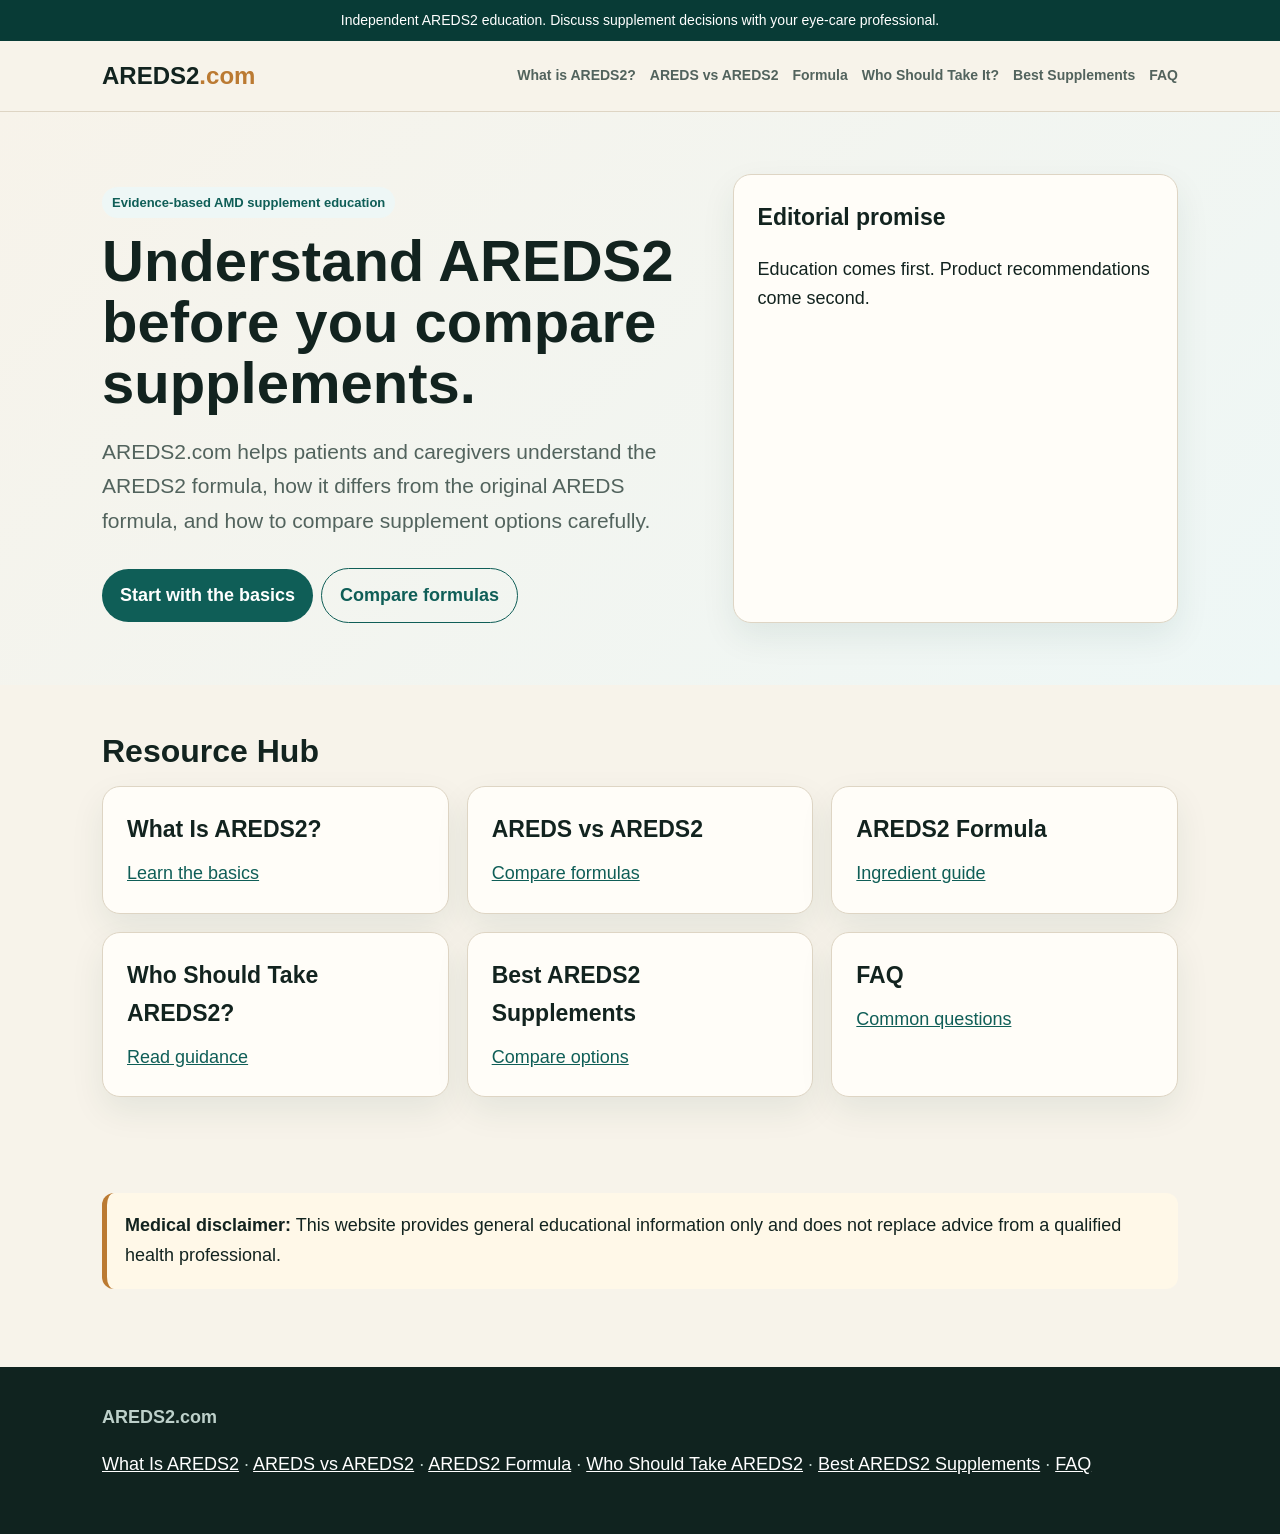
<file: index.html>
<!doctype html>
<html lang="en">
<head>
<meta charset="utf-8">
<meta name="viewport" content="width=device-width,initial-scale=1">
<title>AREDS2.com | Evidence-Based AREDS2 Guide</title>
<meta name="description" content="Authoritative AREDS2 education: formula basics, AREDS vs AREDS2, supplement comparisons, and questions to discuss with an eye-care professional.">
<link rel="stylesheet" href="styles.css">
</head>
<body>
<div class="top">Independent AREDS2 education. Discuss supplement decisions with your eye-care professional.</div>
<nav class="nav"><div class="wrap"><a class="brand" href="index.html">AREDS2<span>.com</span></a><div class="links"><a href="what-is-areds2.html">What is AREDS2?</a><a href="areds-vs-areds2.html">AREDS vs AREDS2</a><a href="areds2-formula.html">Formula</a><a href="who-should-take-areds2.html">Who Should Take It?</a><a href="best-areds2-supplements.html">Best Supplements</a><a href="faq.html">FAQ</a></div></div></nav>
<header class="hero"><div class="wrap grid"><div><p class="pill">Evidence-based AMD supplement education</p><h1>Understand AREDS2 before you compare supplements.</h1><p class="lede">AREDS2.com helps patients and caregivers understand the AREDS2 formula, how it differs from the original AREDS formula, and how to compare supplement options carefully.</p><a class="btn" href="what-is-areds2.html">Start with the basics</a><a class="btn alt" href="areds-vs-areds2.html">Compare formulas</a></div><aside class="card"><h3>Editorial promise</h3><p>Education comes first. Product recommendations come second.</p></aside></div></header>
<main>
<section><div class="wrap"><h2>Resource Hub</h2><div class="cards"><article class="card"><h3>What Is AREDS2?</h3><a href="what-is-areds2.html">Learn the basics</a></article><article class="card"><h3>AREDS vs AREDS2</h3><a href="areds-vs-areds2.html">Compare formulas</a></article><article class="card"><h3>AREDS2 Formula</h3><a href="areds2-formula.html">Ingredient guide</a></article><article class="card"><h3>Who Should Take AREDS2?</h3><a href="who-should-take-areds2.html">Read guidance</a></article><article class="card"><h3>Best AREDS2 Supplements</h3><a href="best-areds2-supplements.html">Compare options</a></article><article class="card"><h3>FAQ</h3><a href="faq.html">Common questions</a></article></div></div></section>
<section><div class="wrap"><div class="notice"><strong>Medical disclaimer:</strong> This website provides general educational information only and does not replace advice from a qualified health professional.</div></div></section>
</main>
<footer class="footer"><div class="wrap"><strong>AREDS2.com</strong><p><a href="what-is-areds2.html">What Is AREDS2</a> · <a href="areds-vs-areds2.html">AREDS vs AREDS2</a> · <a href="areds2-formula.html">AREDS2 Formula</a> · <a href="who-should-take-areds2.html">Who Should Take AREDS2</a> · <a href="best-areds2-supplements.html">Best AREDS2 Supplements</a> · <a href="faq.html">FAQ</a></p></div></footer>
</body></html>
</file>
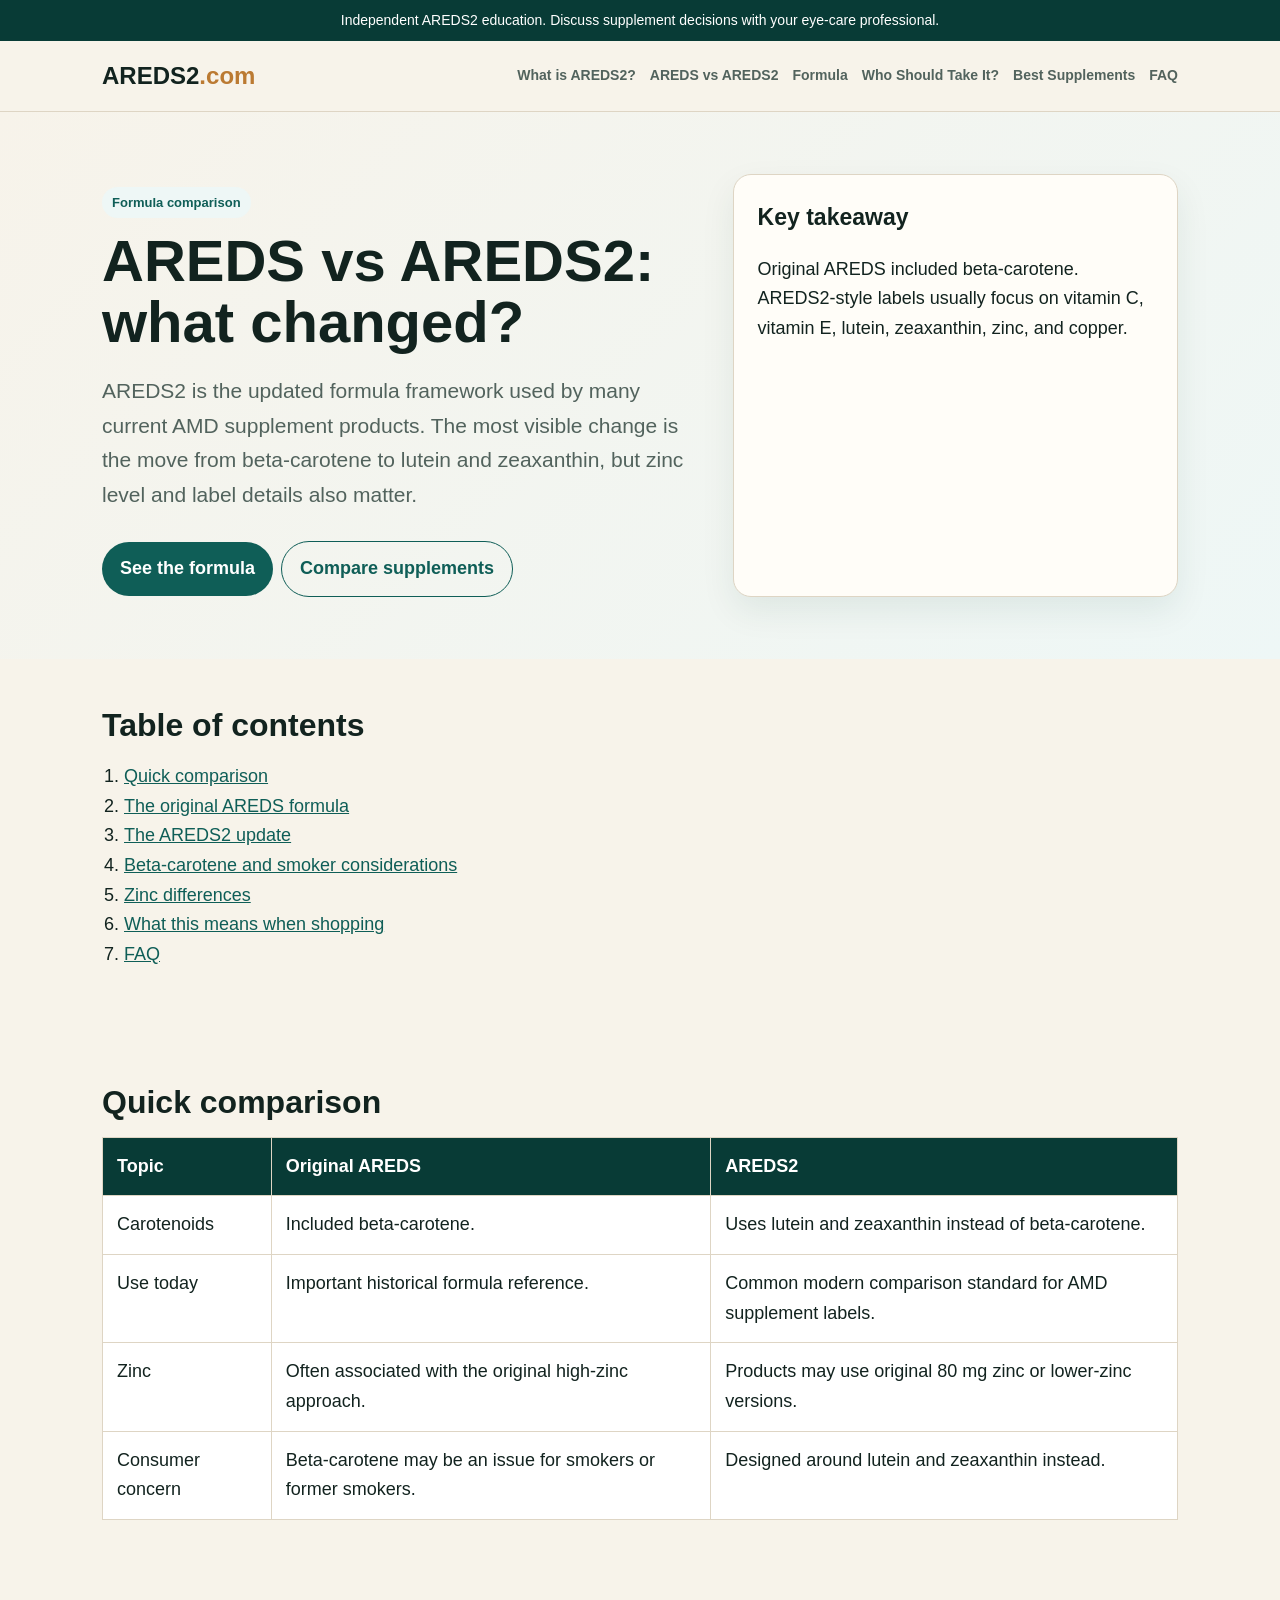
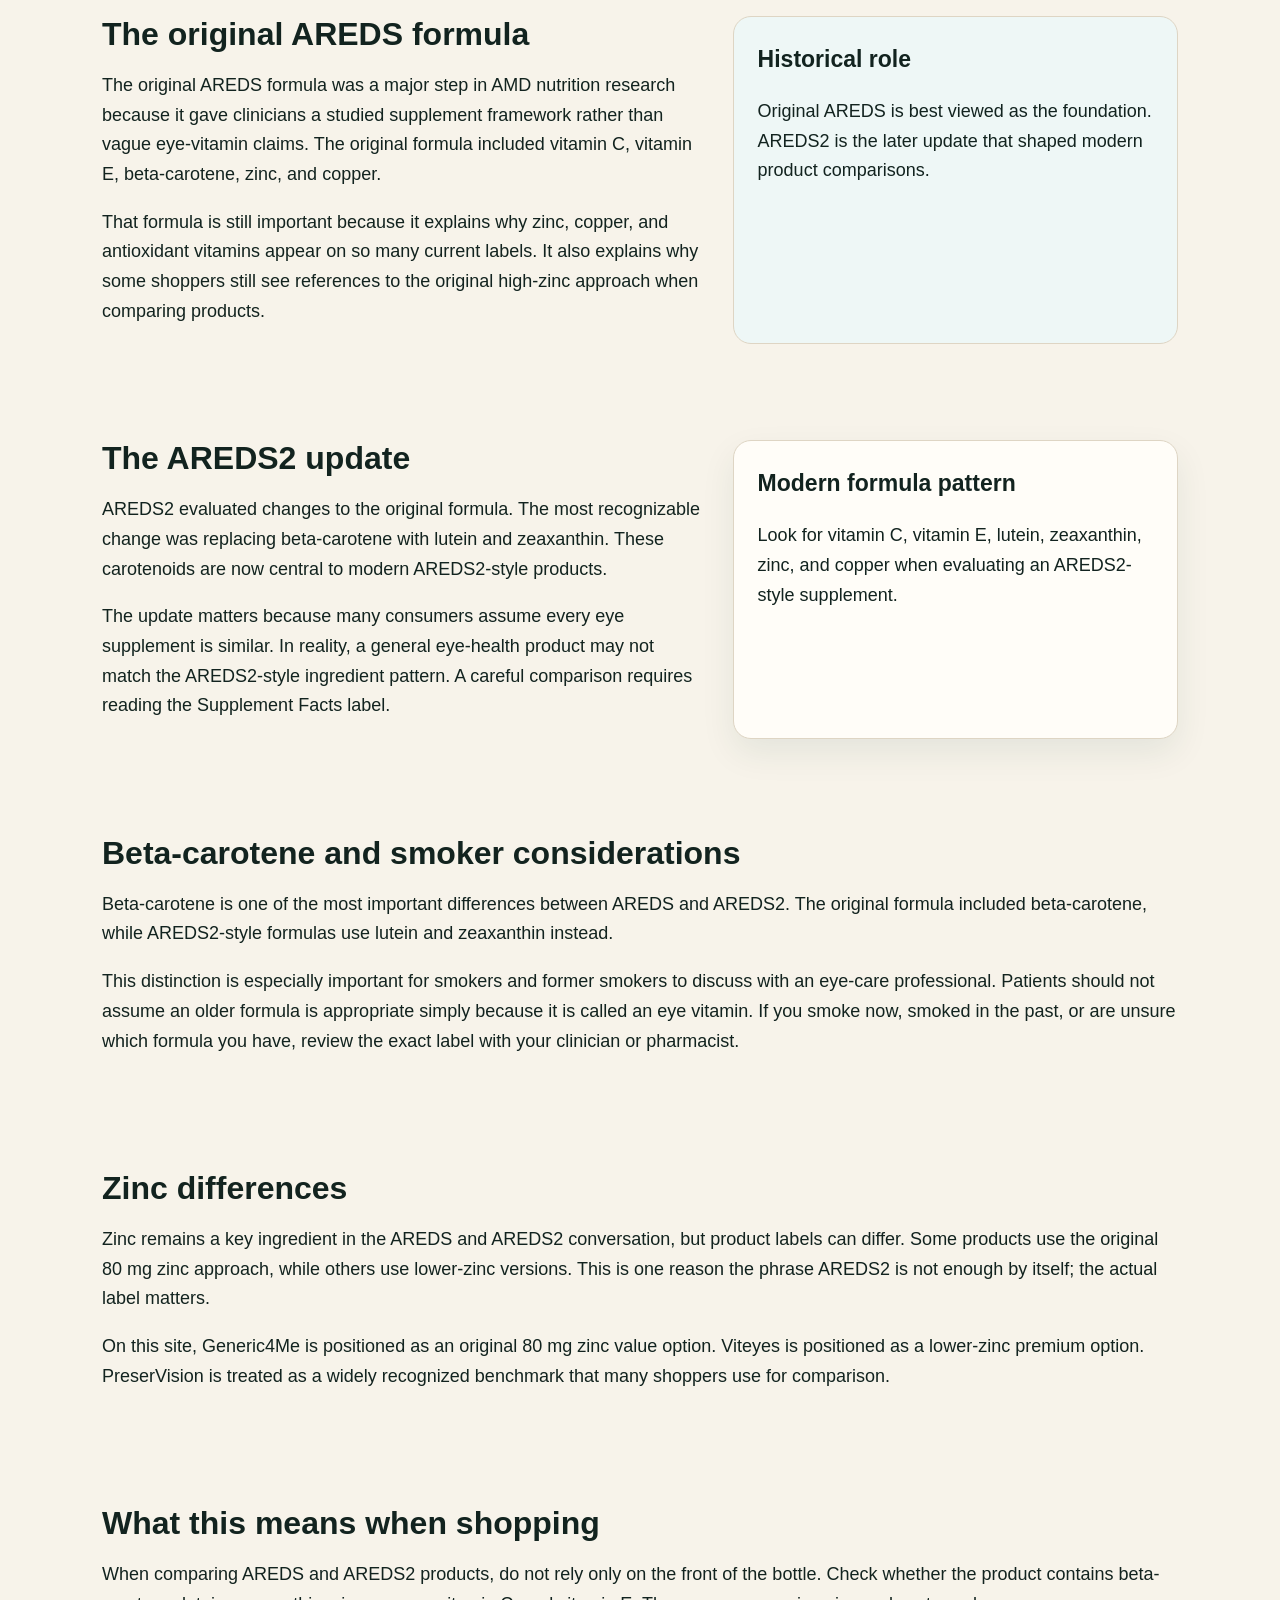
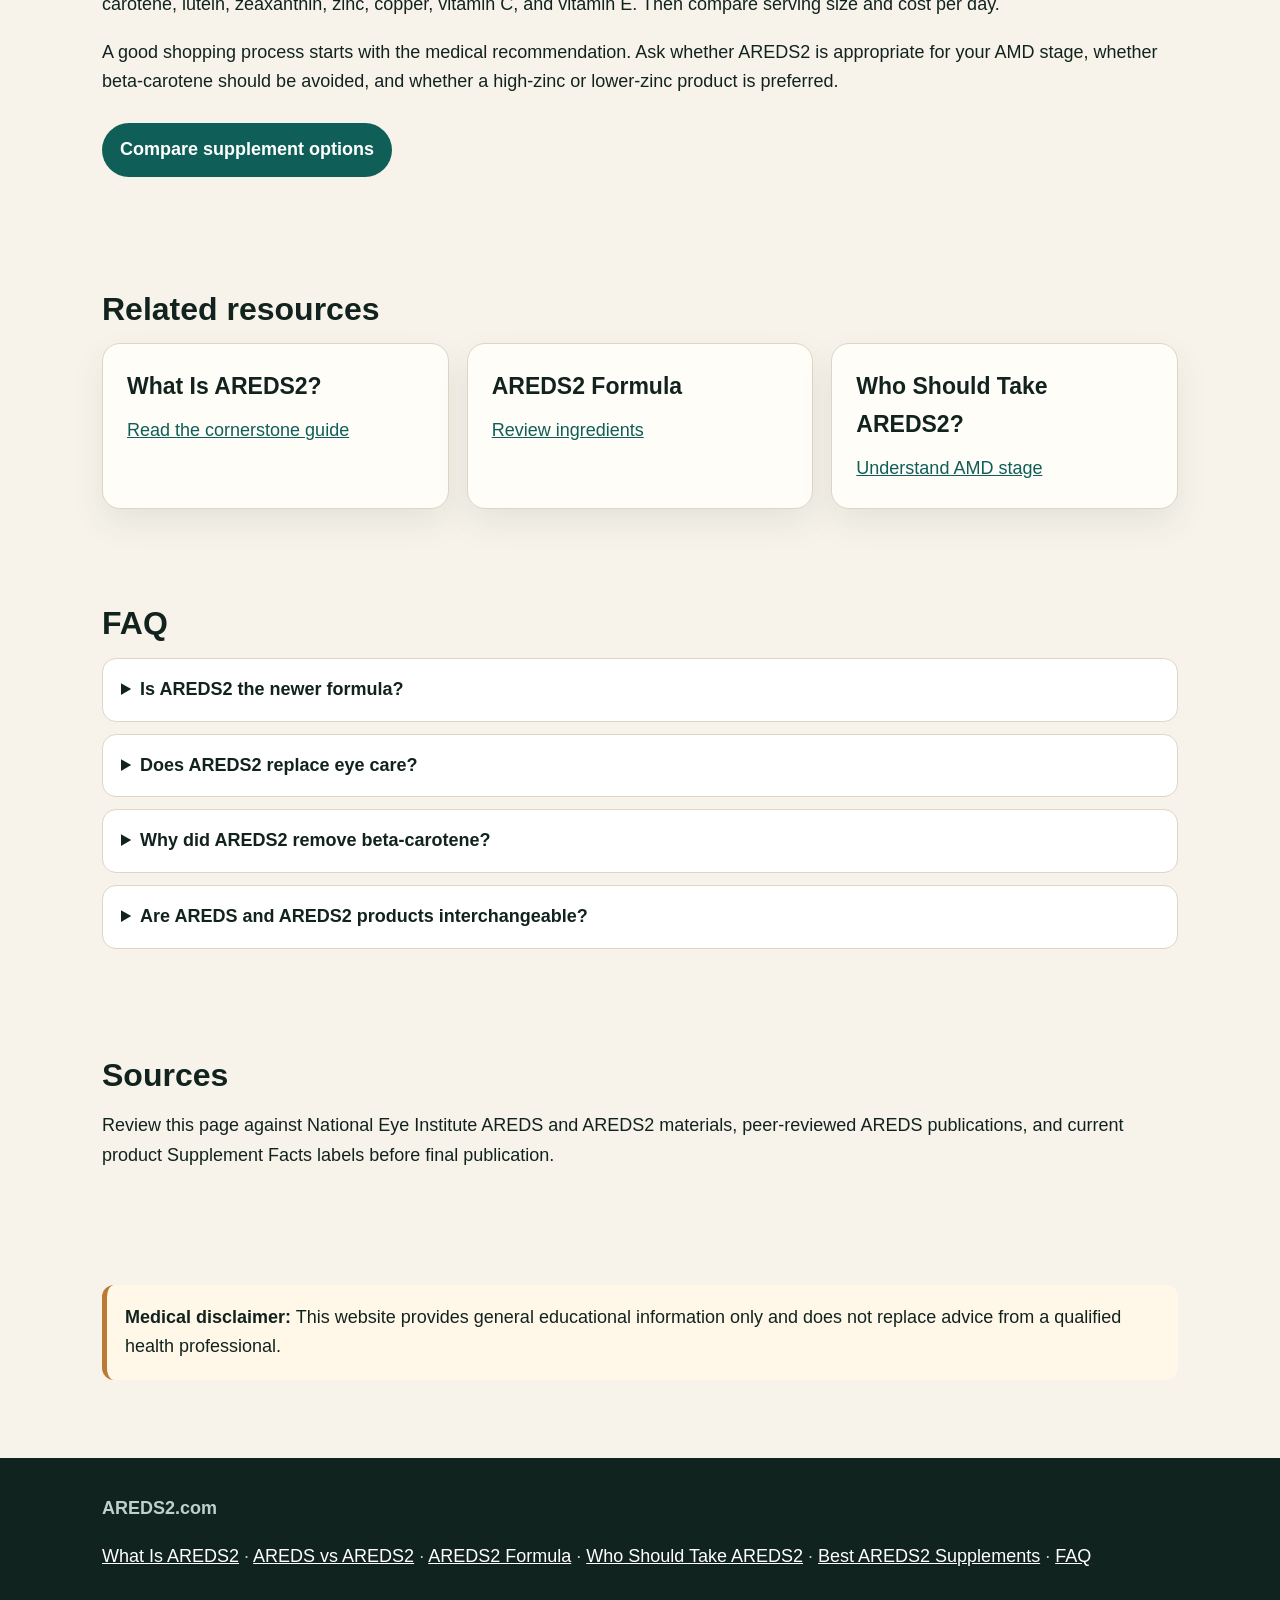
<file: areds-vs-areds2.html>
<!doctype html><html lang="en"><head><meta charset="utf-8"><meta name="viewport" content="width=device-width,initial-scale=1"><title>AREDS vs AREDS2 | Formula Comparison</title><meta name="description" content="Compare AREDS and AREDS2, including beta-carotene, lutein, zeaxanthin, zinc, copper, smoker considerations, and supplement label implications."><link rel="stylesheet" href="styles.css"></head><body><div class="top">Independent AREDS2 education. Discuss supplement decisions with your eye-care professional.</div><nav class="nav"><div class="wrap"><a class="brand" href="index.html">AREDS2<span>.com</span></a><div class="links"><a href="what-is-areds2.html">What is AREDS2?</a><a href="areds-vs-areds2.html">AREDS vs AREDS2</a><a href="areds2-formula.html">Formula</a><a href="who-should-take-areds2.html">Who Should Take It?</a><a href="best-areds2-supplements.html">Best Supplements</a><a href="faq.html">FAQ</a></div></div></nav><header class="hero"><div class="wrap grid"><div><p class="pill">Formula comparison</p><h1>AREDS vs AREDS2: what changed?</h1><p class="lede">AREDS2 is the updated formula framework used by many current AMD supplement products. The most visible change is the move from beta-carotene to lutein and zeaxanthin, but zinc level and label details also matter.</p><a class="btn" href="areds2-formula.html">See the formula</a><a class="btn alt" href="best-areds2-supplements.html">Compare supplements</a></div><aside class="card"><h3>Key takeaway</h3><p>Original AREDS included beta-carotene. AREDS2-style labels usually focus on vitamin C, vitamin E, lutein, zeaxanthin, zinc, and copper.</p></aside></div></header><main><section><div class="wrap"><h2>Table of contents</h2><ol class="list"><li><a href="#comparison">Quick comparison</a></li><li><a href="#original">The original AREDS formula</a></li><li><a href="#areds2">The AREDS2 update</a></li><li><a href="#smokers">Beta-carotene and smoker considerations</a></li><li><a href="#zinc">Zinc differences</a></li><li><a href="#shopping">What this means when shopping</a></li><li><a href="#faq">FAQ</a></li></ol></div></section><section id="comparison"><div class="wrap"><h2>Quick comparison</h2><div class="table"><table><tr><th>Topic</th><th>Original AREDS</th><th>AREDS2</th></tr><tr><td>Carotenoids</td><td>Included beta-carotene.</td><td>Uses lutein and zeaxanthin instead of beta-carotene.</td></tr><tr><td>Use today</td><td>Important historical formula reference.</td><td>Common modern comparison standard for AMD supplement labels.</td></tr><tr><td>Zinc</td><td>Often associated with the original high-zinc approach.</td><td>Products may use original 80 mg zinc or lower-zinc versions.</td></tr><tr><td>Consumer concern</td><td>Beta-carotene may be an issue for smokers or former smokers.</td><td>Designed around lutein and zeaxanthin instead.</td></tr></table></div></div></section><section id="original"><div class="wrap grid"><div><h2>The original AREDS formula</h2><p>The original AREDS formula was a major step in AMD nutrition research because it gave clinicians a studied supplement framework rather than vague eye-vitamin claims. The original formula included vitamin C, vitamin E, beta-carotene, zinc, and copper.</p><p>That formula is still important because it explains why zinc, copper, and antioxidant vitamins appear on so many current labels. It also explains why some shoppers still see references to the original high-zinc approach when comparing products.</p></div><div class="cta"><h3>Historical role</h3><p>Original AREDS is best viewed as the foundation. AREDS2 is the later update that shaped modern product comparisons.</p></div></div></section><section id="areds2"><div class="wrap grid"><div><h2>The AREDS2 update</h2><p>AREDS2 evaluated changes to the original formula. The most recognizable change was replacing beta-carotene with lutein and zeaxanthin. These carotenoids are now central to modern AREDS2-style products.</p><p>The update matters because many consumers assume every eye supplement is similar. In reality, a general eye-health product may not match the AREDS2-style ingredient pattern. A careful comparison requires reading the Supplement Facts label.</p></div><div class="card"><h3>Modern formula pattern</h3><p>Look for vitamin C, vitamin E, lutein, zeaxanthin, zinc, and copper when evaluating an AREDS2-style supplement.</p></div></div></section><section id="smokers"><div class="wrap"><h2>Beta-carotene and smoker considerations</h2><p>Beta-carotene is one of the most important differences between AREDS and AREDS2. The original formula included beta-carotene, while AREDS2-style formulas use lutein and zeaxanthin instead.</p><p>This distinction is especially important for smokers and former smokers to discuss with an eye-care professional. Patients should not assume an older formula is appropriate simply because it is called an eye vitamin. If you smoke now, smoked in the past, or are unsure which formula you have, review the exact label with your clinician or pharmacist.</p></div></section><section id="zinc"><div class="wrap"><h2>Zinc differences</h2><p>Zinc remains a key ingredient in the AREDS and AREDS2 conversation, but product labels can differ. Some products use the original 80 mg zinc approach, while others use lower-zinc versions. This is one reason the phrase AREDS2 is not enough by itself; the actual label matters.</p><p>On this site, Generic4Me is positioned as an original 80 mg zinc value option. Viteyes is positioned as a lower-zinc premium option. PreserVision is treated as a widely recognized benchmark that many shoppers use for comparison.</p></div></section><section id="shopping"><div class="wrap"><h2>What this means when shopping</h2><p>When comparing AREDS and AREDS2 products, do not rely only on the front of the bottle. Check whether the product contains beta-carotene, lutein, zeaxanthin, zinc, copper, vitamin C, and vitamin E. Then compare serving size and cost per day.</p><p>A good shopping process starts with the medical recommendation. Ask whether AREDS2 is appropriate for your AMD stage, whether beta-carotene should be avoided, and whether a high-zinc or lower-zinc product is preferred.</p><p><a class="btn" href="best-areds2-supplements.html">Compare supplement options</a></p></div></section><section><div class="wrap"><h2>Related resources</h2><div class="cards"><article class="card"><h3>What Is AREDS2?</h3><a href="what-is-areds2.html">Read the cornerstone guide</a></article><article class="card"><h3>AREDS2 Formula</h3><a href="areds2-formula.html">Review ingredients</a></article><article class="card"><h3>Who Should Take AREDS2?</h3><a href="who-should-take-areds2.html">Understand AMD stage</a></article></div></div></section><section id="faq"><div class="wrap"><h2>FAQ</h2><details><summary>Is AREDS2 the newer formula?</summary><p>Yes. AREDS2 is commonly used as the updated formula framework for current product comparisons. The main practical change is that AREDS2-style products use lutein and zeaxanthin instead of beta-carotene. That difference matters because patients, especially smokers and former smokers, should know which formula they are taking. Even with AREDS2 products, labels can vary by zinc level, serving size, and cost per day.</p></details><details><summary>Does AREDS2 replace eye care?</summary><p>No. AREDS2 does not replace eye exams, retinal monitoring, injections, imaging, or any treatment recommended by an ophthalmologist, optometrist, or retina specialist. It is a supplement formula discussed in a specific AMD context. Patients should continue regular eye care and should report vision changes promptly.</p></details><details><summary>Why did AREDS2 remove beta-carotene?</summary><p>AREDS2 evaluated lutein and zeaxanthin as alternatives to beta-carotene. This change became important because beta-carotene supplementation raised concerns for smokers and former smokers in other research. The practical takeaway is that anyone with a current or past smoking history should read labels carefully and discuss the right formula with a clinician.</p></details><details><summary>Are AREDS and AREDS2 products interchangeable?</summary><p>Not always. The names are similar, but the formulas are not identical. A product based on the original AREDS formula may contain beta-carotene, while an AREDS2-style product should use lutein and zeaxanthin. Before switching products, compare the Supplement Facts panel and ask your eye-care professional whether the change is appropriate.</p></details></div></section><section><div class="wrap"><h2>Sources</h2><p>Review this page against National Eye Institute AREDS and AREDS2 materials, peer-reviewed AREDS publications, and current product Supplement Facts labels before final publication.</p></div></section><section><div class="wrap"><div class="notice"><strong>Medical disclaimer:</strong> This website provides general educational information only and does not replace advice from a qualified health professional.</div></div></section></main><footer class="footer"><div class="wrap"><strong>AREDS2.com</strong><p><a href="what-is-areds2.html">What Is AREDS2</a> · <a href="areds-vs-areds2.html">AREDS vs AREDS2</a> · <a href="areds2-formula.html">AREDS2 Formula</a> · <a href="who-should-take-areds2.html">Who Should Take AREDS2</a> · <a href="best-areds2-supplements.html">Best AREDS2 Supplements</a> · <a href="faq.html">FAQ</a></p></div></footer></body></html>
</file>
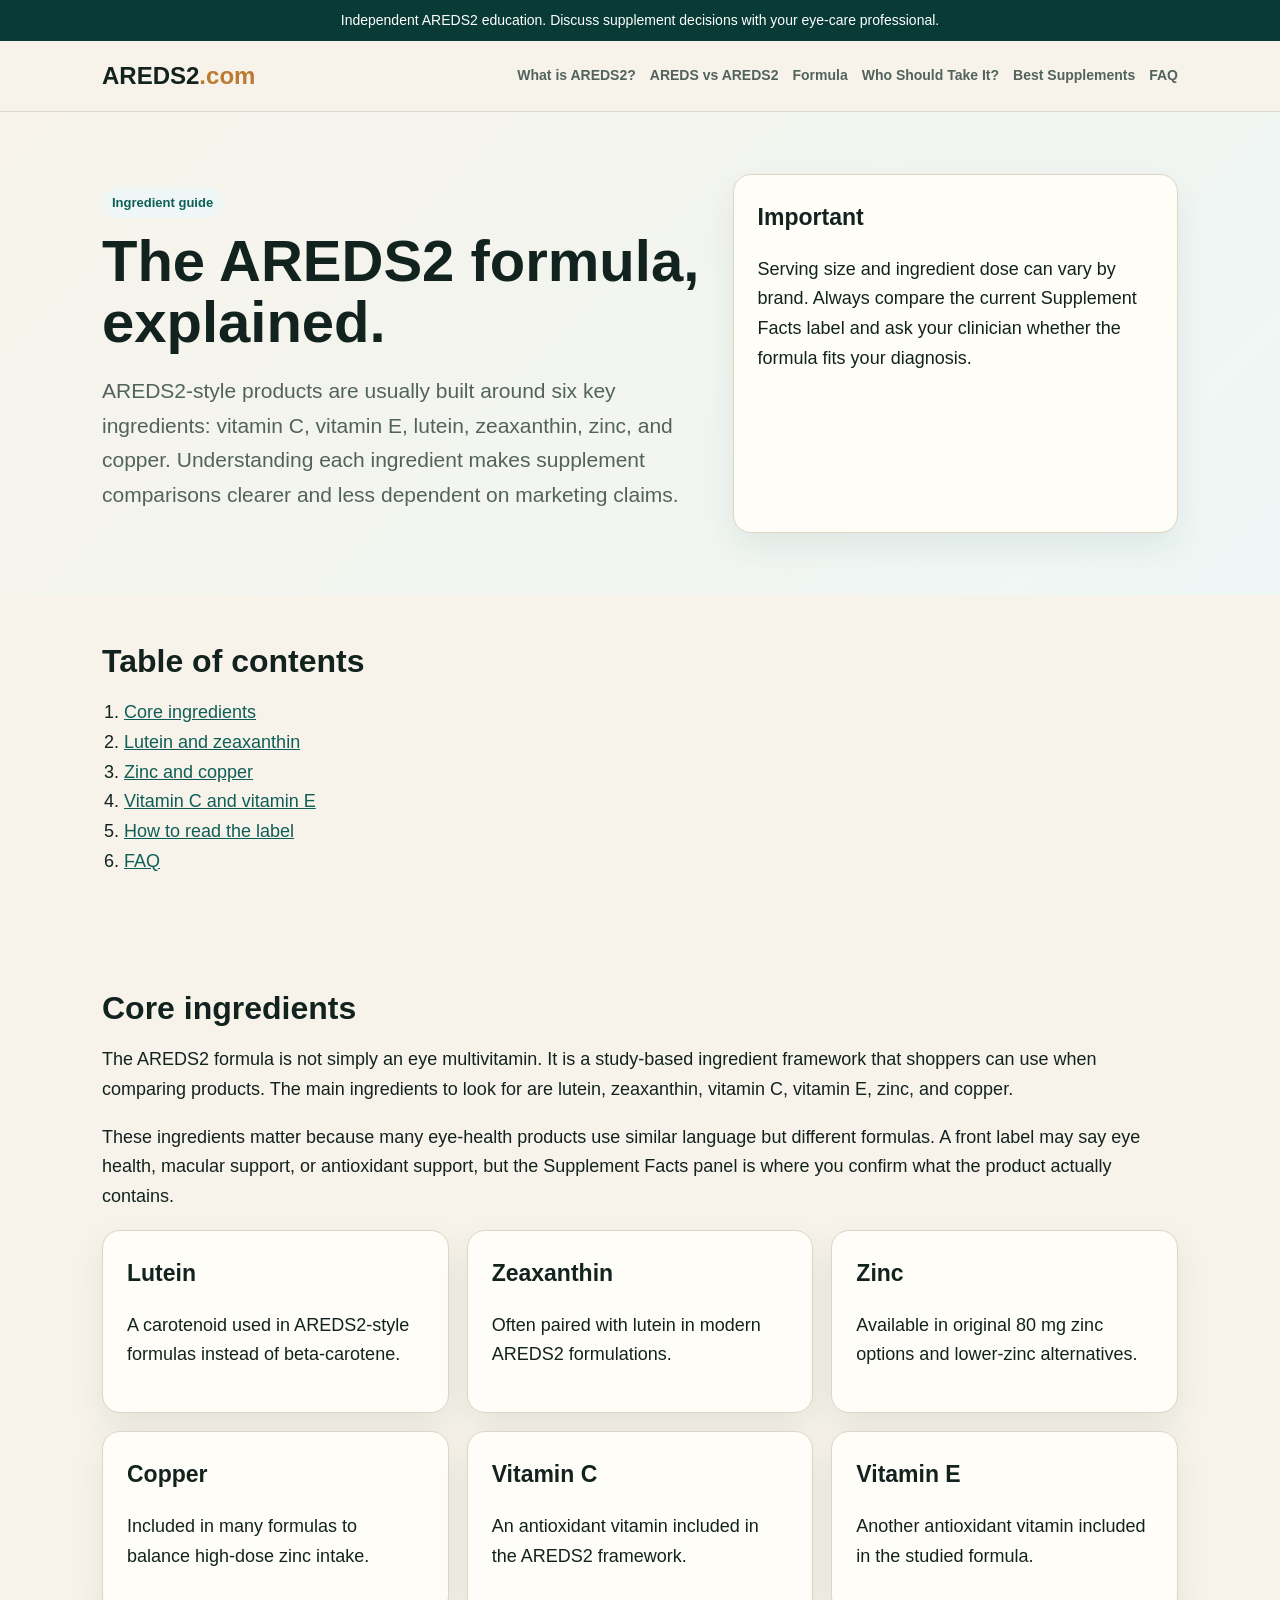
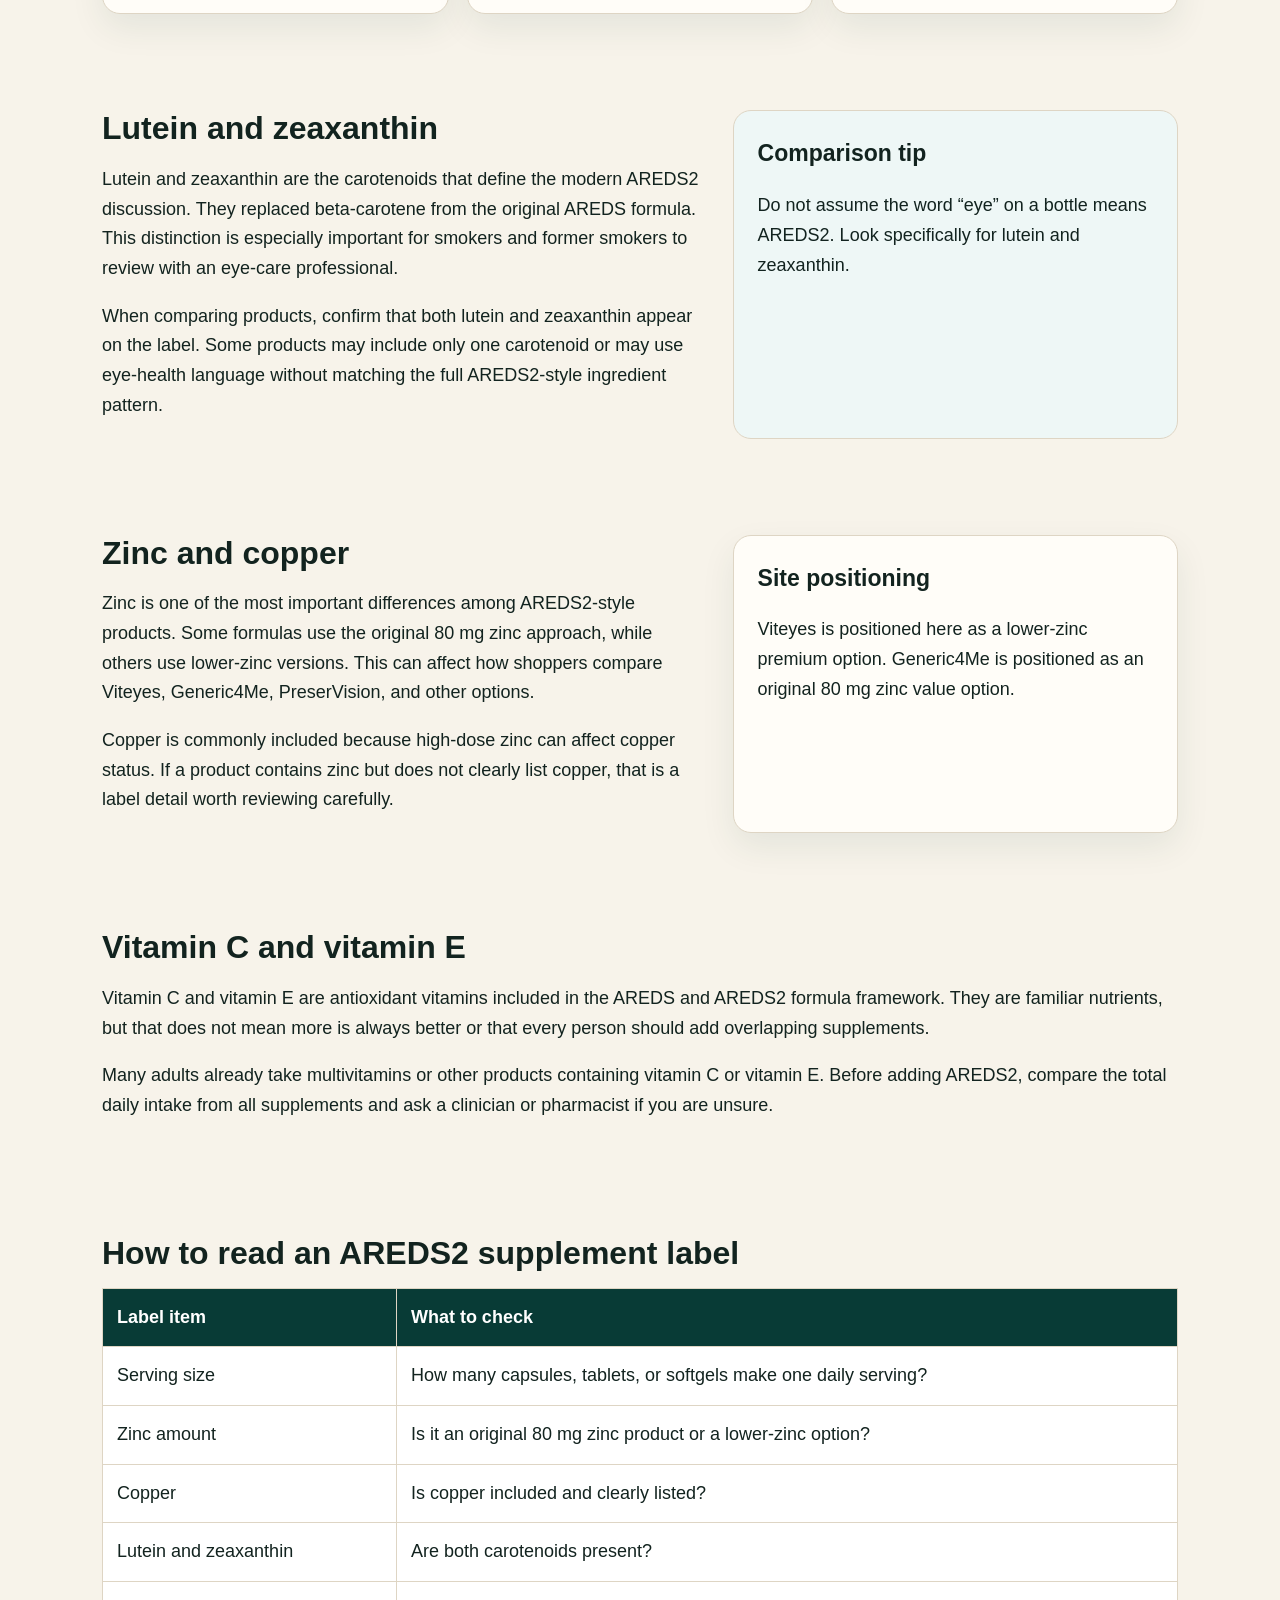
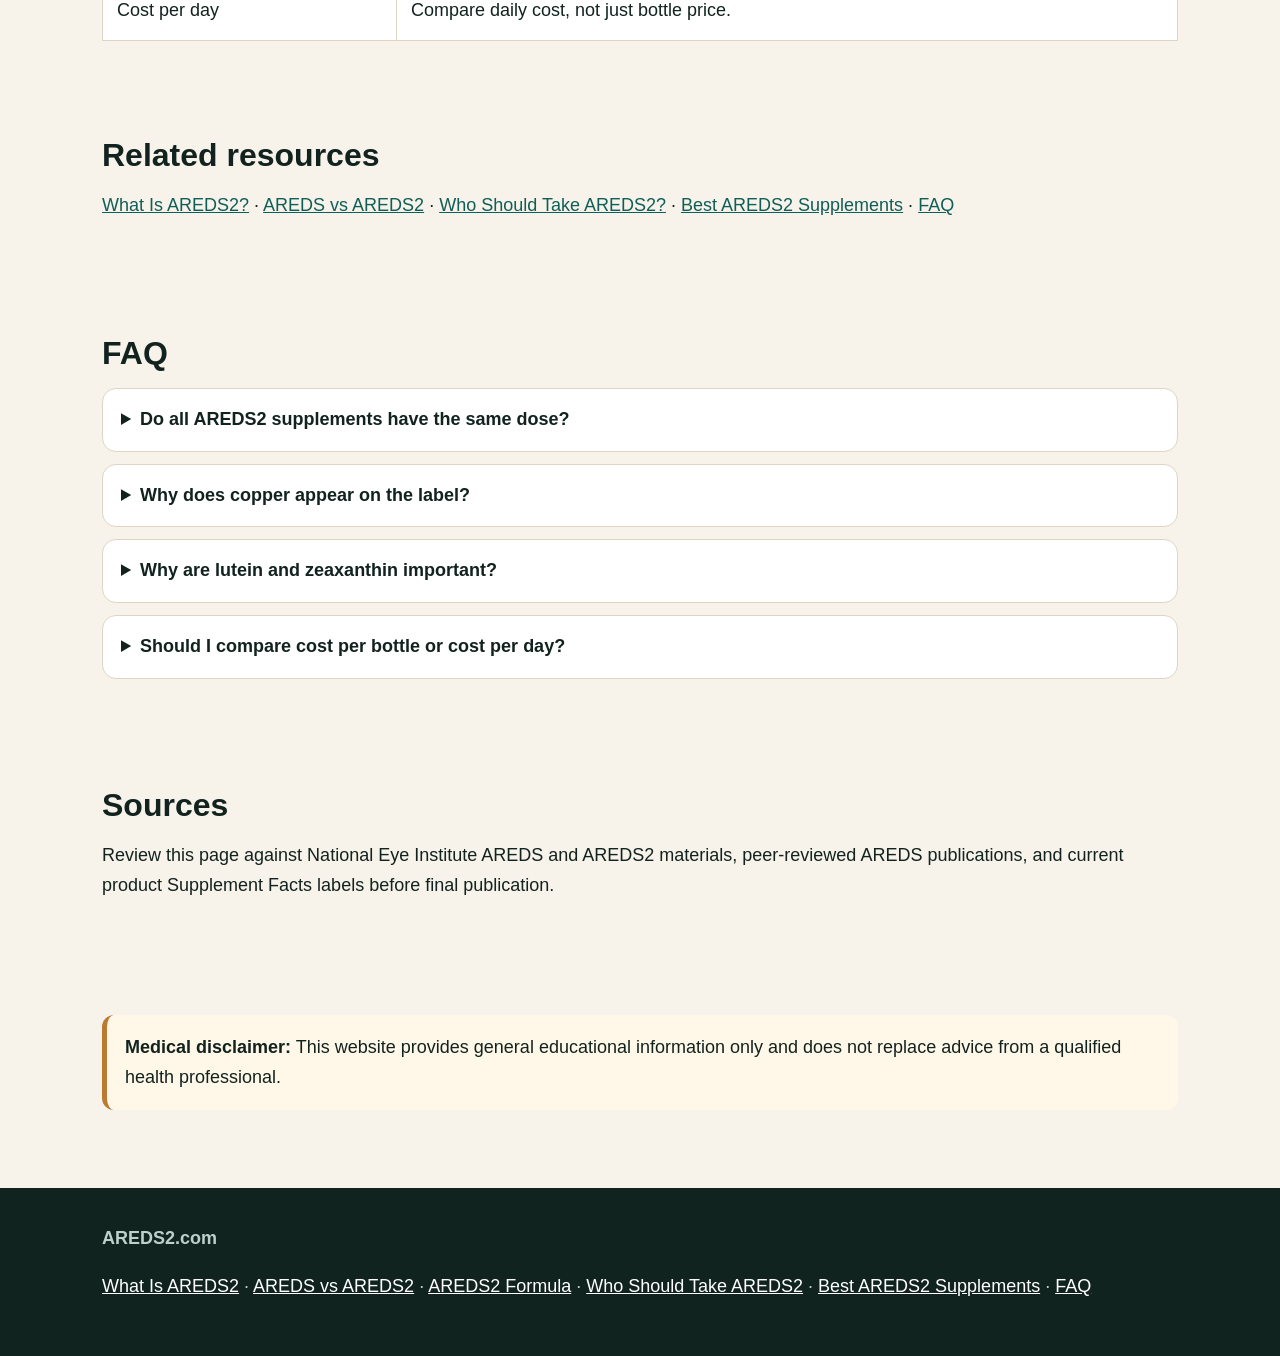
<file: areds2-formula.html>
<!doctype html><html lang="en"><head><meta charset="utf-8"><meta name="viewport" content="width=device-width,initial-scale=1"><title>AREDS2 Formula | Ingredient Guide</title><meta name="description" content="Learn the key AREDS2 formula ingredients: lutein, zeaxanthin, vitamin C, vitamin E, zinc, and copper, plus how to compare supplement labels."><link rel="stylesheet" href="styles.css"></head><body><div class="top">Independent AREDS2 education. Discuss supplement decisions with your eye-care professional.</div><nav class="nav"><div class="wrap"><a class="brand" href="index.html">AREDS2<span>.com</span></a><div class="links"><a href="what-is-areds2.html">What is AREDS2?</a><a href="areds-vs-areds2.html">AREDS vs AREDS2</a><a href="areds2-formula.html">Formula</a><a href="who-should-take-areds2.html">Who Should Take It?</a><a href="best-areds2-supplements.html">Best Supplements</a><a href="faq.html">FAQ</a></div></div></nav><header class="hero"><div class="wrap grid"><div><p class="pill">Ingredient guide</p><h1>The AREDS2 formula, explained.</h1><p class="lede">AREDS2-style products are usually built around six key ingredients: vitamin C, vitamin E, lutein, zeaxanthin, zinc, and copper. Understanding each ingredient makes supplement comparisons clearer and less dependent on marketing claims.</p></div><aside class="card"><h3>Important</h3><p>Serving size and ingredient dose can vary by brand. Always compare the current Supplement Facts label and ask your clinician whether the formula fits your diagnosis.</p></aside></div></header><main><section><div class="wrap"><h2>Table of contents</h2><ol class="list"><li><a href="#core">Core ingredients</a></li><li><a href="#carotenoids">Lutein and zeaxanthin</a></li><li><a href="#zinc">Zinc and copper</a></li><li><a href="#vitamins">Vitamin C and vitamin E</a></li><li><a href="#label">How to read the label</a></li><li><a href="#faq">FAQ</a></li></ol></div></section><section id="core"><div class="wrap"><h2>Core ingredients</h2><p>The AREDS2 formula is not simply an eye multivitamin. It is a study-based ingredient framework that shoppers can use when comparing products. The main ingredients to look for are lutein, zeaxanthin, vitamin C, vitamin E, zinc, and copper.</p><p>These ingredients matter because many eye-health products use similar language but different formulas. A front label may say eye health, macular support, or antioxidant support, but the Supplement Facts panel is where you confirm what the product actually contains.</p><div class="cards"><article class="card"><h3>Lutein</h3><p>A carotenoid used in AREDS2-style formulas instead of beta-carotene.</p></article><article class="card"><h3>Zeaxanthin</h3><p>Often paired with lutein in modern AREDS2 formulations.</p></article><article class="card"><h3>Zinc</h3><p>Available in original 80 mg zinc options and lower-zinc alternatives.</p></article><article class="card"><h3>Copper</h3><p>Included in many formulas to balance high-dose zinc intake.</p></article><article class="card"><h3>Vitamin C</h3><p>An antioxidant vitamin included in the AREDS2 framework.</p></article><article class="card"><h3>Vitamin E</h3><p>Another antioxidant vitamin included in the studied formula.</p></article></div></div></section><section id="carotenoids"><div class="wrap grid"><div><h2>Lutein and zeaxanthin</h2><p>Lutein and zeaxanthin are the carotenoids that define the modern AREDS2 discussion. They replaced beta-carotene from the original AREDS formula. This distinction is especially important for smokers and former smokers to review with an eye-care professional.</p><p>When comparing products, confirm that both lutein and zeaxanthin appear on the label. Some products may include only one carotenoid or may use eye-health language without matching the full AREDS2-style ingredient pattern.</p></div><div class="cta"><h3>Comparison tip</h3><p>Do not assume the word “eye” on a bottle means AREDS2. Look specifically for lutein and zeaxanthin.</p></div></div></section><section id="zinc"><div class="wrap grid"><div><h2>Zinc and copper</h2><p>Zinc is one of the most important differences among AREDS2-style products. Some formulas use the original 80 mg zinc approach, while others use lower-zinc versions. This can affect how shoppers compare Viteyes, Generic4Me, PreserVision, and other options.</p><p>Copper is commonly included because high-dose zinc can affect copper status. If a product contains zinc but does not clearly list copper, that is a label detail worth reviewing carefully.</p></div><div class="card"><h3>Site positioning</h3><p>Viteyes is positioned here as a lower-zinc premium option. Generic4Me is positioned as an original 80 mg zinc value option.</p></div></div></section><section id="vitamins"><div class="wrap"><h2>Vitamin C and vitamin E</h2><p>Vitamin C and vitamin E are antioxidant vitamins included in the AREDS and AREDS2 formula framework. They are familiar nutrients, but that does not mean more is always better or that every person should add overlapping supplements.</p><p>Many adults already take multivitamins or other products containing vitamin C or vitamin E. Before adding AREDS2, compare the total daily intake from all supplements and ask a clinician or pharmacist if you are unsure.</p></div></section><section id="label"><div class="wrap"><h2>How to read an AREDS2 supplement label</h2><div class="table"><table><tr><th>Label item</th><th>What to check</th></tr><tr><td>Serving size</td><td>How many capsules, tablets, or softgels make one daily serving?</td></tr><tr><td>Zinc amount</td><td>Is it an original 80 mg zinc product or a lower-zinc option?</td></tr><tr><td>Copper</td><td>Is copper included and clearly listed?</td></tr><tr><td>Lutein and zeaxanthin</td><td>Are both carotenoids present?</td></tr><tr><td>Cost per day</td><td>Compare daily cost, not just bottle price.</td></tr></table></div></div></section><section><div class="wrap"><h2>Related resources</h2><p><a href="what-is-areds2.html">What Is AREDS2?</a> · <a href="areds-vs-areds2.html">AREDS vs AREDS2</a> · <a href="who-should-take-areds2.html">Who Should Take AREDS2?</a> · <a href="best-areds2-supplements.html">Best AREDS2 Supplements</a> · <a href="faq.html">FAQ</a></p></div></section><section id="faq"><div class="wrap"><h2>FAQ</h2><details><summary>Do all AREDS2 supplements have the same dose?</summary><p>No. Products can differ by zinc level, serving size, capsule count, and label details.</p></details><details><summary>Why does copper appear on the label?</summary><p>Copper is commonly included because high-dose zinc can affect copper status.</p></details><details><summary>Why are lutein and zeaxanthin important?</summary><p>They are the carotenoids used in modern AREDS2-style formulas instead of beta-carotene.</p></details><details><summary>Should I compare cost per bottle or cost per day?</summary><p>Cost per day is more useful because serving sizes and capsule counts vary.</p></details></div></section><section><div class="wrap"><h2>Sources</h2><p>Review this page against National Eye Institute AREDS and AREDS2 materials, peer-reviewed AREDS publications, and current product Supplement Facts labels before final publication.</p></div></section><section><div class="wrap"><div class="notice"><strong>Medical disclaimer:</strong> This website provides general educational information only and does not replace advice from a qualified health professional.</div></div></section></main><footer class="footer"><div class="wrap"><strong>AREDS2.com</strong><p><a href="what-is-areds2.html">What Is AREDS2</a> · <a href="areds-vs-areds2.html">AREDS vs AREDS2</a> · <a href="areds2-formula.html">AREDS2 Formula</a> · <a href="who-should-take-areds2.html">Who Should Take AREDS2</a> · <a href="best-areds2-supplements.html">Best AREDS2 Supplements</a> · <a href="faq.html">FAQ</a></p></div></footer></body></html>
</file>
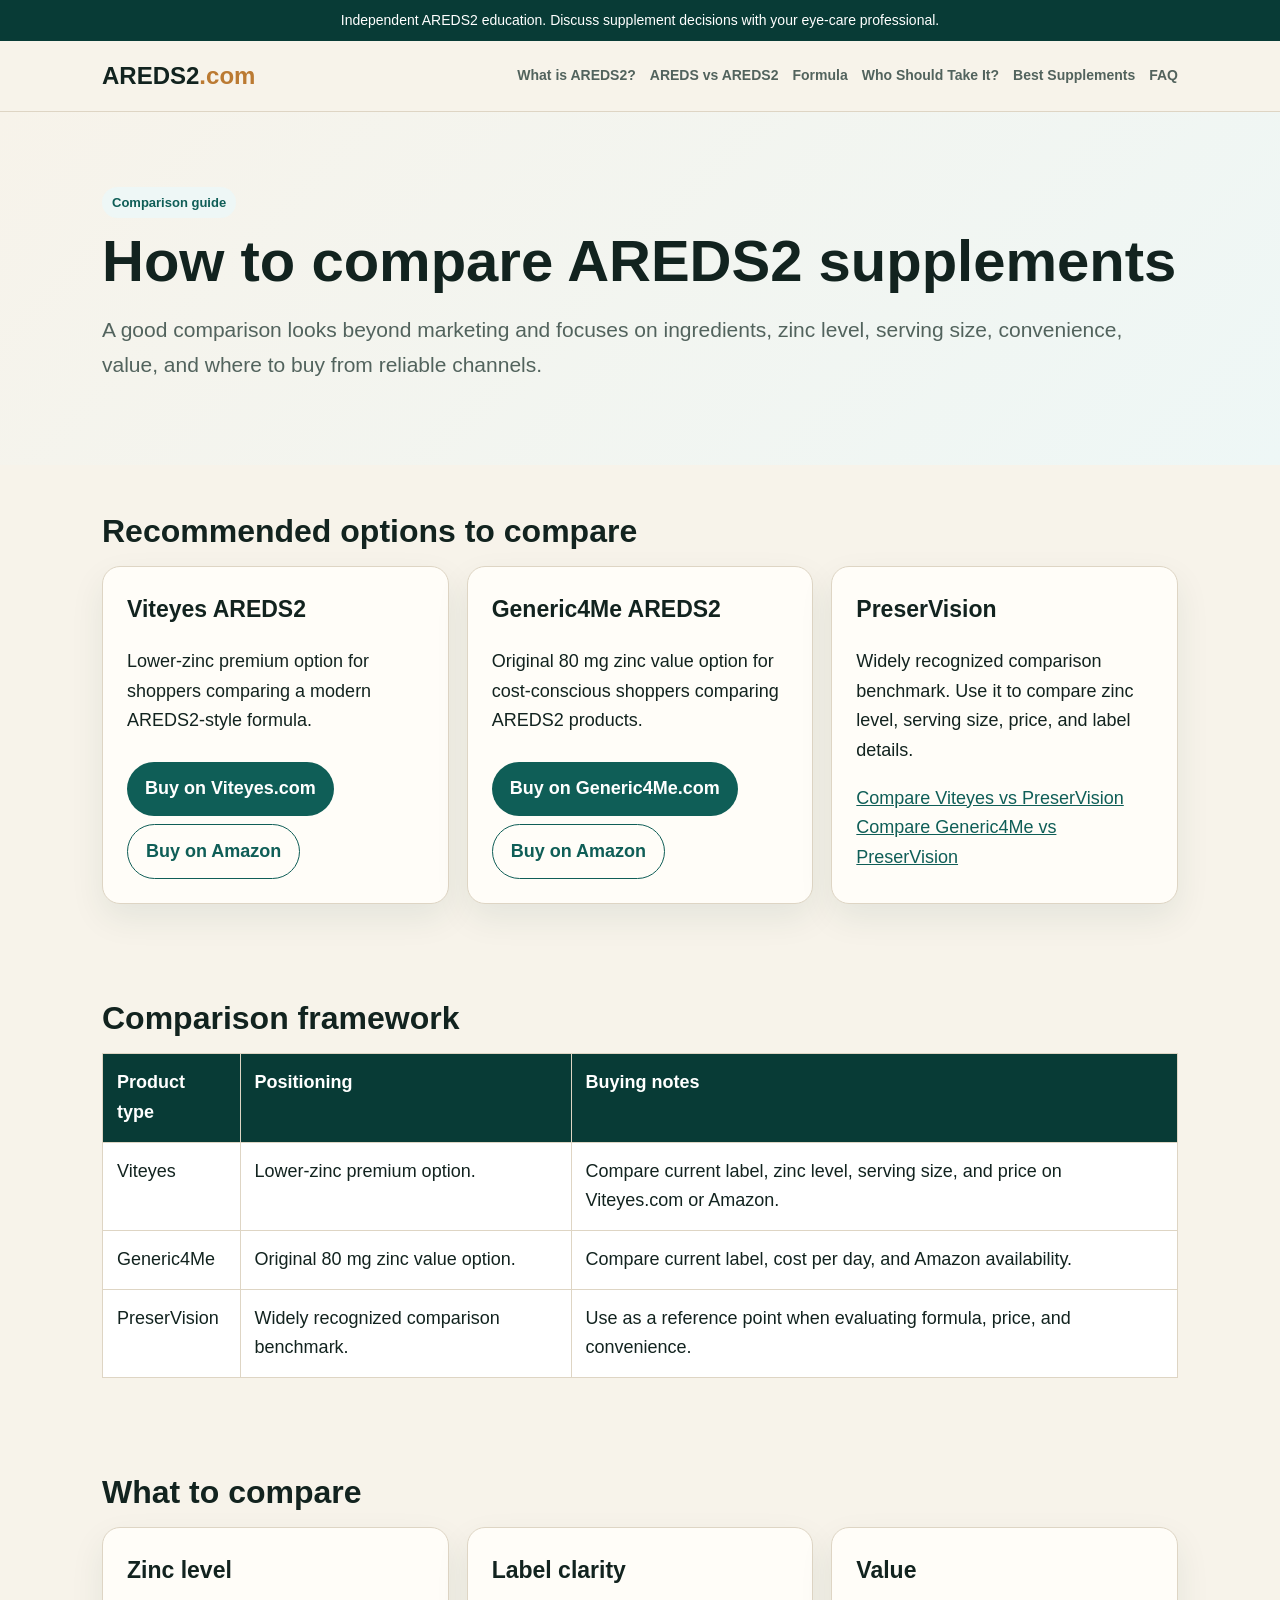
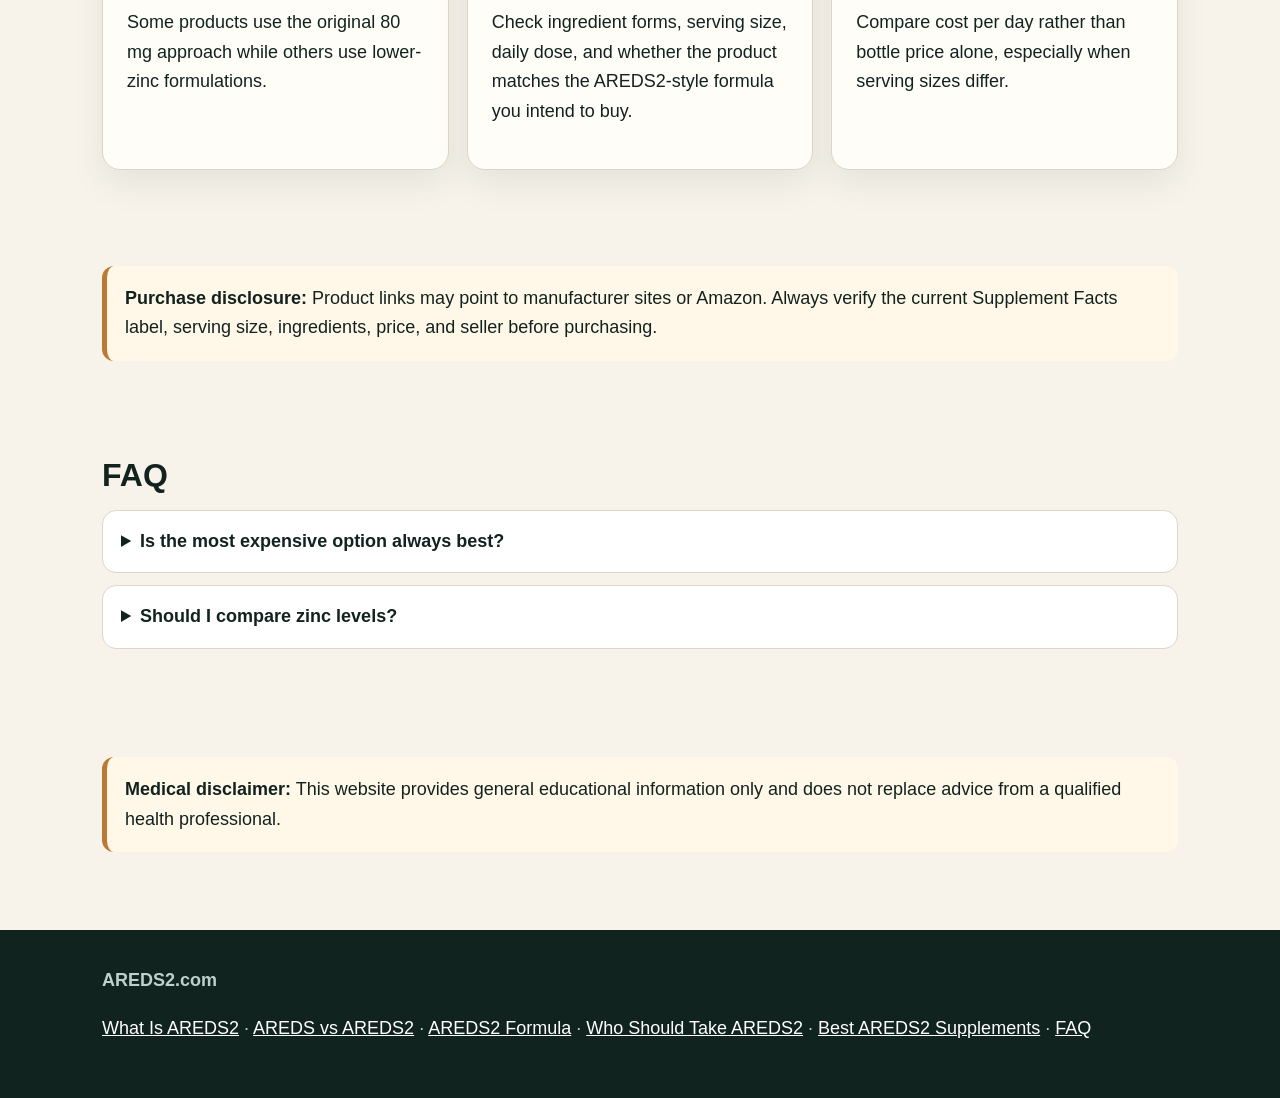
<file: best-areds2-supplements.html>
<!doctype html><html lang="en"><head><meta charset="utf-8"><meta name="viewport" content="width=device-width,initial-scale=1"><title>Best AREDS2 Supplements | Comparison Guide</title><meta name="description" content="Compare AREDS2 supplement options, zinc levels, value, convenience, label considerations, and where to buy Viteyes and Generic4Me."><link rel="stylesheet" href="styles.css"></head><body><div class="top">Independent AREDS2 education. Discuss supplement decisions with your eye-care professional.</div><nav class="nav"><div class="wrap"><a class="brand" href="index.html">AREDS2<span>.com</span></a><div class="links"><a href="what-is-areds2.html">What is AREDS2?</a><a href="areds-vs-areds2.html">AREDS vs AREDS2</a><a href="areds2-formula.html">Formula</a><a href="who-should-take-areds2.html">Who Should Take It?</a><a href="best-areds2-supplements.html">Best Supplements</a><a href="faq.html">FAQ</a></div></div></nav><header class="hero"><div class="wrap"><p class="pill">Comparison guide</p><h1>How to compare AREDS2 supplements</h1><p class="lede">A good comparison looks beyond marketing and focuses on ingredients, zinc level, serving size, convenience, value, and where to buy from reliable channels.</p></div></header><main><section><div class="wrap"><h2>Recommended options to compare</h2><div class="cards"><article class="card"><h3>Viteyes AREDS2</h3><p>Lower-zinc premium option for shoppers comparing a modern AREDS2-style formula.</p><a class="btn" href="https://www.viteyes.com" rel="nofollow sponsored">Buy on Viteyes.com</a><a class="btn alt" href="https://www.amazon.com/stores/page/ACC33E67-243C-43D0-BF86-68C9090FEAEA?ingress=2&lp_context_asin=B01B3EXBXE&lp_context_query=viteyes&visitId=d6d61bca-0a03-4b47-9a0c-1ac9d1da8568&store_ref=bl_ast_dp_brandlogo_sto&ref_=ast_bln" rel="nofollow sponsored">Buy on Amazon</a></article><article class="card"><h3>Generic4Me AREDS2</h3><p>Original 80 mg zinc value option for cost-conscious shoppers comparing AREDS2 products.</p><a class="btn" href="https://www.generic4me.com" rel="nofollow sponsored">Buy on Generic4Me.com</a><a class="btn alt" href="https://www.amazon.com/stores/page/2F0B1389-8929-4E2C-8C66-7760F94849CD?ingress=2&lp_context_asin=B0DDQ4JKPZ&lp_context_query=generic4me&visitId=9ac99fd9-1246-47eb-8285-2621551774f3&store_ref=bl_ast_dp_brandlogo_sto&ref_=ast_bln" rel="nofollow sponsored">Buy on Amazon</a></article><article class="card"><h3>PreserVision</h3><p>Widely recognized comparison benchmark. Use it to compare zinc level, serving size, price, and label details.</p><a href="viteyes-vs-preservision.html">Compare Viteyes vs PreserVision</a><br><a href="generic4me-vs-preservision.html">Compare Generic4Me vs PreserVision</a></article></div></div></section><section><div class="wrap"><h2>Comparison framework</h2><div class="table"><table><tr><th>Product type</th><th>Positioning</th><th>Buying notes</th></tr><tr><td>Viteyes</td><td>Lower-zinc premium option.</td><td>Compare current label, zinc level, serving size, and price on Viteyes.com or Amazon.</td></tr><tr><td>Generic4Me</td><td>Original 80 mg zinc value option.</td><td>Compare current label, cost per day, and Amazon availability.</td></tr><tr><td>PreserVision</td><td>Widely recognized comparison benchmark.</td><td>Use as a reference point when evaluating formula, price, and convenience.</td></tr></table></div></div></section><section><div class="wrap"><h2>What to compare</h2><div class="cards"><article class="card"><h3>Zinc level</h3><p>Some products use the original 80 mg approach while others use lower-zinc formulations.</p></article><article class="card"><h3>Label clarity</h3><p>Check ingredient forms, serving size, daily dose, and whether the product matches the AREDS2-style formula you intend to buy.</p></article><article class="card"><h3>Value</h3><p>Compare cost per day rather than bottle price alone, especially when serving sizes differ.</p></article></div></div></section><section><div class="wrap"><div class="notice"><strong>Purchase disclosure:</strong> Product links may point to manufacturer sites or Amazon. Always verify the current Supplement Facts label, serving size, ingredients, price, and seller before purchasing.</div></div></section><section><div class="wrap"><h2>FAQ</h2><details><summary>Is the most expensive option always best?</summary><p>No. The best fit depends on clinician guidance, ingredient profile, convenience, and value.</p></details><details><summary>Should I compare zinc levels?</summary><p>Yes. Zinc level is one of the main differences among AREDS2-style products.</p></details></div></section><section><div class="wrap"><div class="notice"><strong>Medical disclaimer:</strong> This website provides general educational information only and does not replace advice from a qualified health professional.</div></div></section></main><footer class="footer"><div class="wrap"><strong>AREDS2.com</strong><p><a href="what-is-areds2.html">What Is AREDS2</a> · <a href="areds-vs-areds2.html">AREDS vs AREDS2</a> · <a href="areds2-formula.html">AREDS2 Formula</a> · <a href="who-should-take-areds2.html">Who Should Take AREDS2</a> · <a href="best-areds2-supplements.html">Best AREDS2 Supplements</a> · <a href="faq.html">FAQ</a></p></div></footer></body></html>
</file>
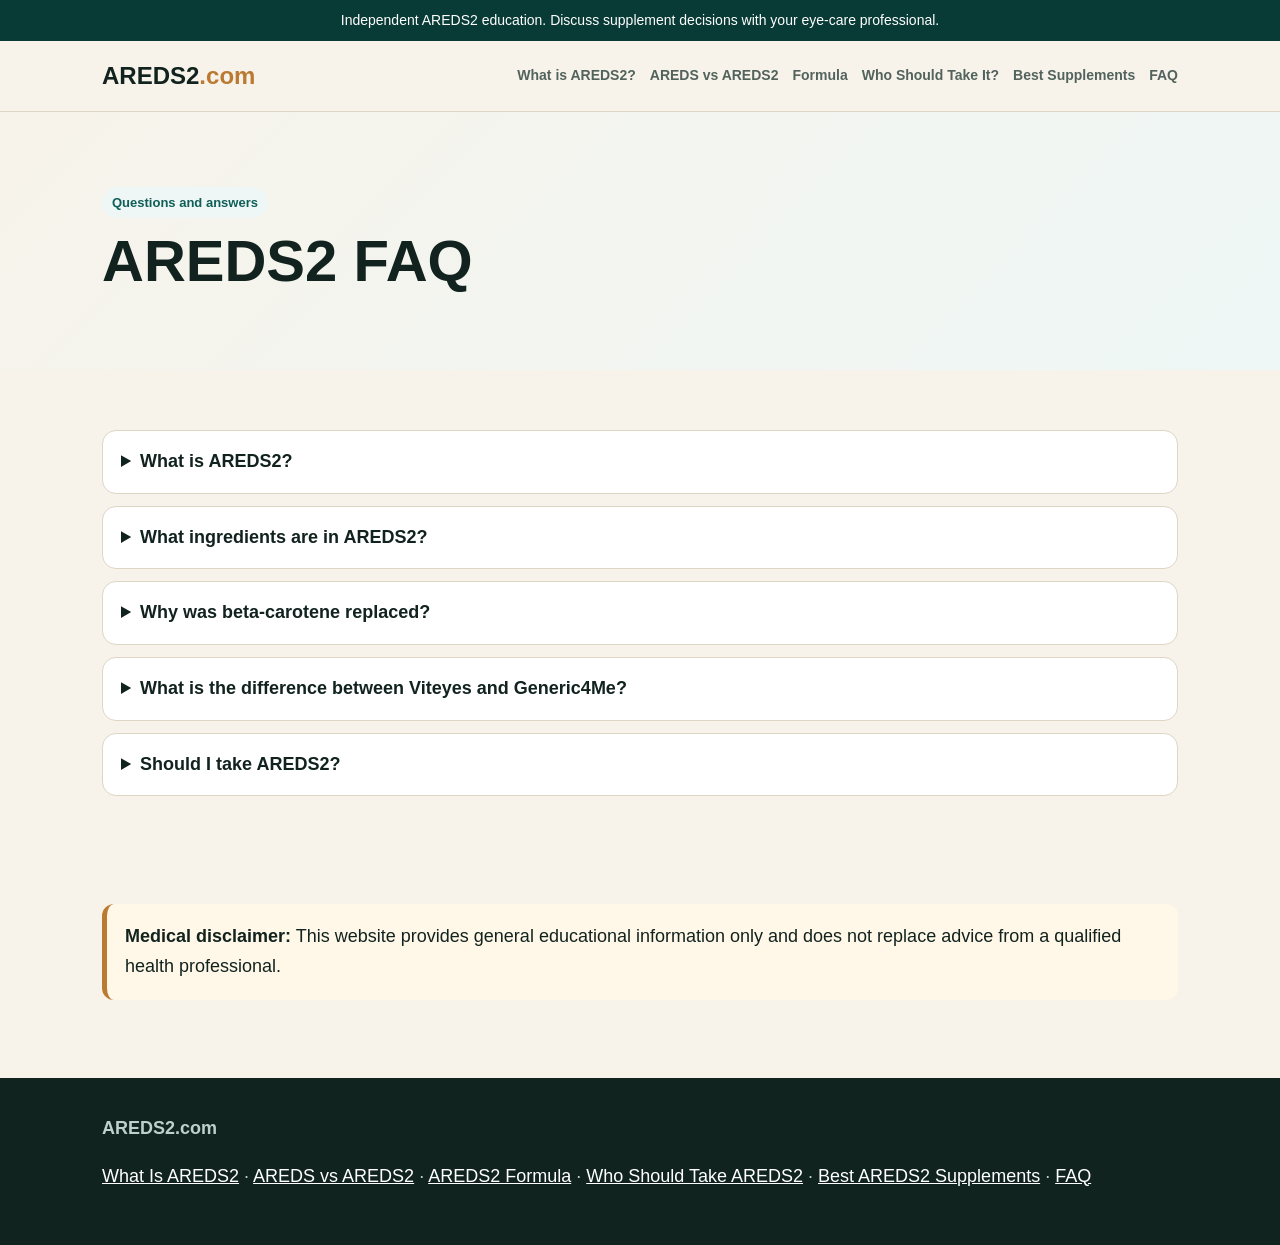
<file: faq.html>
<!doctype html><html lang="en"><head><meta charset="utf-8"><meta name="viewport" content="width=device-width,initial-scale=1"><title>AREDS2 FAQ | Common Questions</title><meta name="description" content="Answers to common questions about AREDS2, AMD supplements, ingredients, zinc levels, and product comparisons."><link rel="stylesheet" href="styles.css"></head><body><div class="top">Independent AREDS2 education. Discuss supplement decisions with your eye-care professional.</div><nav class="nav"><div class="wrap"><a class="brand" href="index.html">AREDS2<span>.com</span></a><div class="links"><a href="what-is-areds2.html">What is AREDS2?</a><a href="areds-vs-areds2.html">AREDS vs AREDS2</a><a href="areds2-formula.html">Formula</a><a href="who-should-take-areds2.html">Who Should Take It?</a><a href="best-areds2-supplements.html">Best Supplements</a><a href="faq.html">FAQ</a></div></div></nav><header class="hero"><div class="wrap"><p class="pill">Questions and answers</p><h1>AREDS2 FAQ</h1></div></header><main><section><div class="wrap"><details><summary>What is AREDS2?</summary><p>AREDS2 refers to a studied supplement formula used in discussions about certain AMD patients.</p></details><details><summary>What ingredients are in AREDS2?</summary><p>Typical AREDS2-style formulas include vitamin C, vitamin E, lutein, zeaxanthin, zinc, and copper.</p></details><details><summary>Why was beta-carotene replaced?</summary><p>AREDS2-style formulas use lutein and zeaxanthin instead of beta-carotene.</p></details><details><summary>What is the difference between Viteyes and Generic4Me?</summary><p>On this site, Viteyes is positioned as a lower-zinc premium option and Generic4Me as an original 80 mg zinc value option.</p></details><details><summary>Should I take AREDS2?</summary><p>Ask your ophthalmologist, optometrist, or other qualified clinician whether AREDS2 is appropriate for your situation.</p></details></div></section><section><div class="wrap"><div class="notice"><strong>Medical disclaimer:</strong> This website provides general educational information only and does not replace advice from a qualified health professional.</div></div></section></main><footer class="footer"><div class="wrap"><strong>AREDS2.com</strong><p><a href="what-is-areds2.html">What Is AREDS2</a> · <a href="areds-vs-areds2.html">AREDS vs AREDS2</a> · <a href="areds2-formula.html">AREDS2 Formula</a> · <a href="who-should-take-areds2.html">Who Should Take AREDS2</a> · <a href="best-areds2-supplements.html">Best AREDS2 Supplements</a> · <a href="faq.html">FAQ</a></p></div></footer></body></html>
</file>
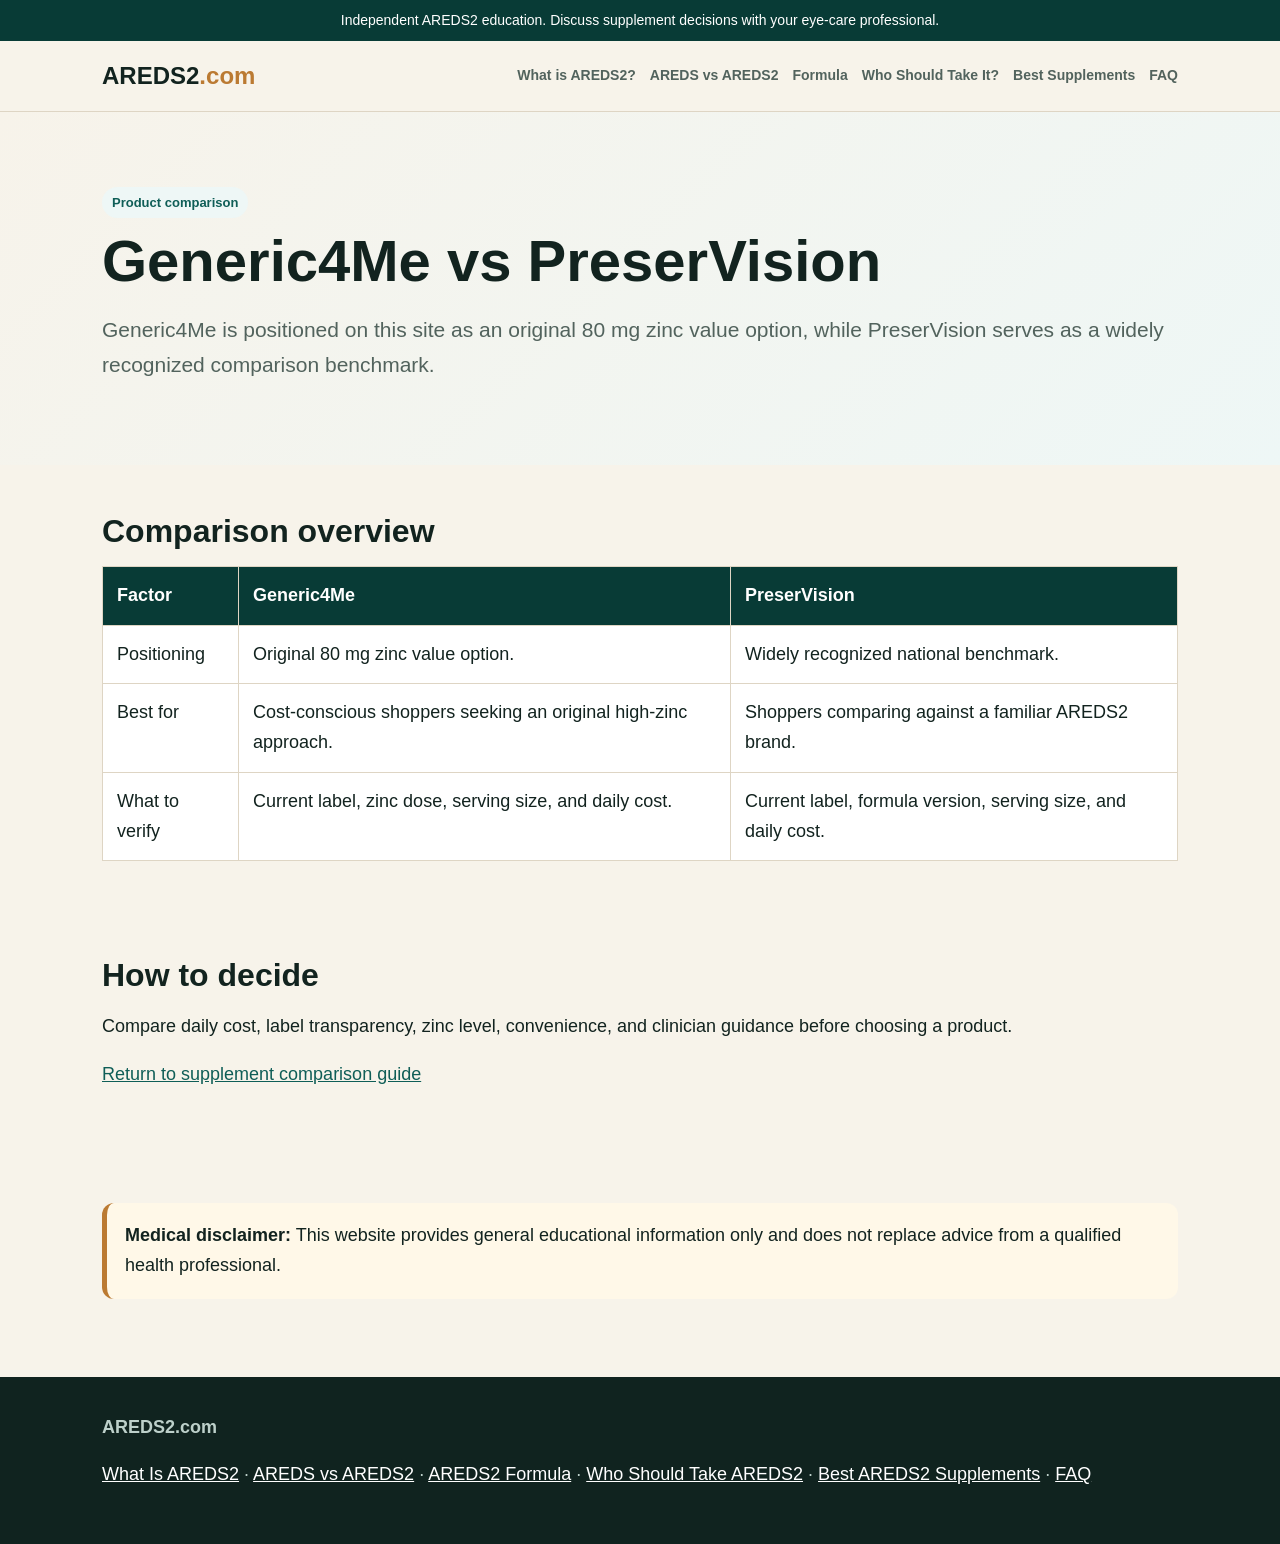
<file: generic4me-vs-preservision.html>
<!doctype html><html lang="en"><head><meta charset="utf-8"><meta name="viewport" content="width=device-width,initial-scale=1"><title>Generic4Me vs PreserVision | AREDS2 Comparison</title><meta name="description" content="Compare Generic4Me and PreserVision AREDS2-style supplements, including original 80 mg zinc positioning and value considerations."><link rel="stylesheet" href="styles.css"></head><body><div class="top">Independent AREDS2 education. Discuss supplement decisions with your eye-care professional.</div><nav class="nav"><div class="wrap"><a class="brand" href="index.html">AREDS2<span>.com</span></a><div class="links"><a href="what-is-areds2.html">What is AREDS2?</a><a href="areds-vs-areds2.html">AREDS vs AREDS2</a><a href="areds2-formula.html">Formula</a><a href="who-should-take-areds2.html">Who Should Take It?</a><a href="best-areds2-supplements.html">Best Supplements</a><a href="faq.html">FAQ</a></div></div></nav><header class="hero"><div class="wrap"><p class="pill">Product comparison</p><h1>Generic4Me vs PreserVision</h1><p class="lede">Generic4Me is positioned on this site as an original 80 mg zinc value option, while PreserVision serves as a widely recognized comparison benchmark.</p></div></header><main><section><div class="wrap"><h2>Comparison overview</h2><div class="table"><table><tr><th>Factor</th><th>Generic4Me</th><th>PreserVision</th></tr><tr><td>Positioning</td><td>Original 80 mg zinc value option.</td><td>Widely recognized national benchmark.</td></tr><tr><td>Best for</td><td>Cost-conscious shoppers seeking an original high-zinc approach.</td><td>Shoppers comparing against a familiar AREDS2 brand.</td></tr><tr><td>What to verify</td><td>Current label, zinc dose, serving size, and daily cost.</td><td>Current label, formula version, serving size, and daily cost.</td></tr></table></div></div></section><section><div class="wrap"><h2>How to decide</h2><p>Compare daily cost, label transparency, zinc level, convenience, and clinician guidance before choosing a product.</p><p><a href="best-areds2-supplements.html">Return to supplement comparison guide</a></p></div></section><section><div class="wrap"><div class="notice"><strong>Medical disclaimer:</strong> This website provides general educational information only and does not replace advice from a qualified health professional.</div></div></section></main><footer class="footer"><div class="wrap"><strong>AREDS2.com</strong><p><a href="what-is-areds2.html">What Is AREDS2</a> · <a href="areds-vs-areds2.html">AREDS vs AREDS2</a> · <a href="areds2-formula.html">AREDS2 Formula</a> · <a href="who-should-take-areds2.html">Who Should Take AREDS2</a> · <a href="best-areds2-supplements.html">Best AREDS2 Supplements</a> · <a href="faq.html">FAQ</a></p></div></footer></body></html>
</file>
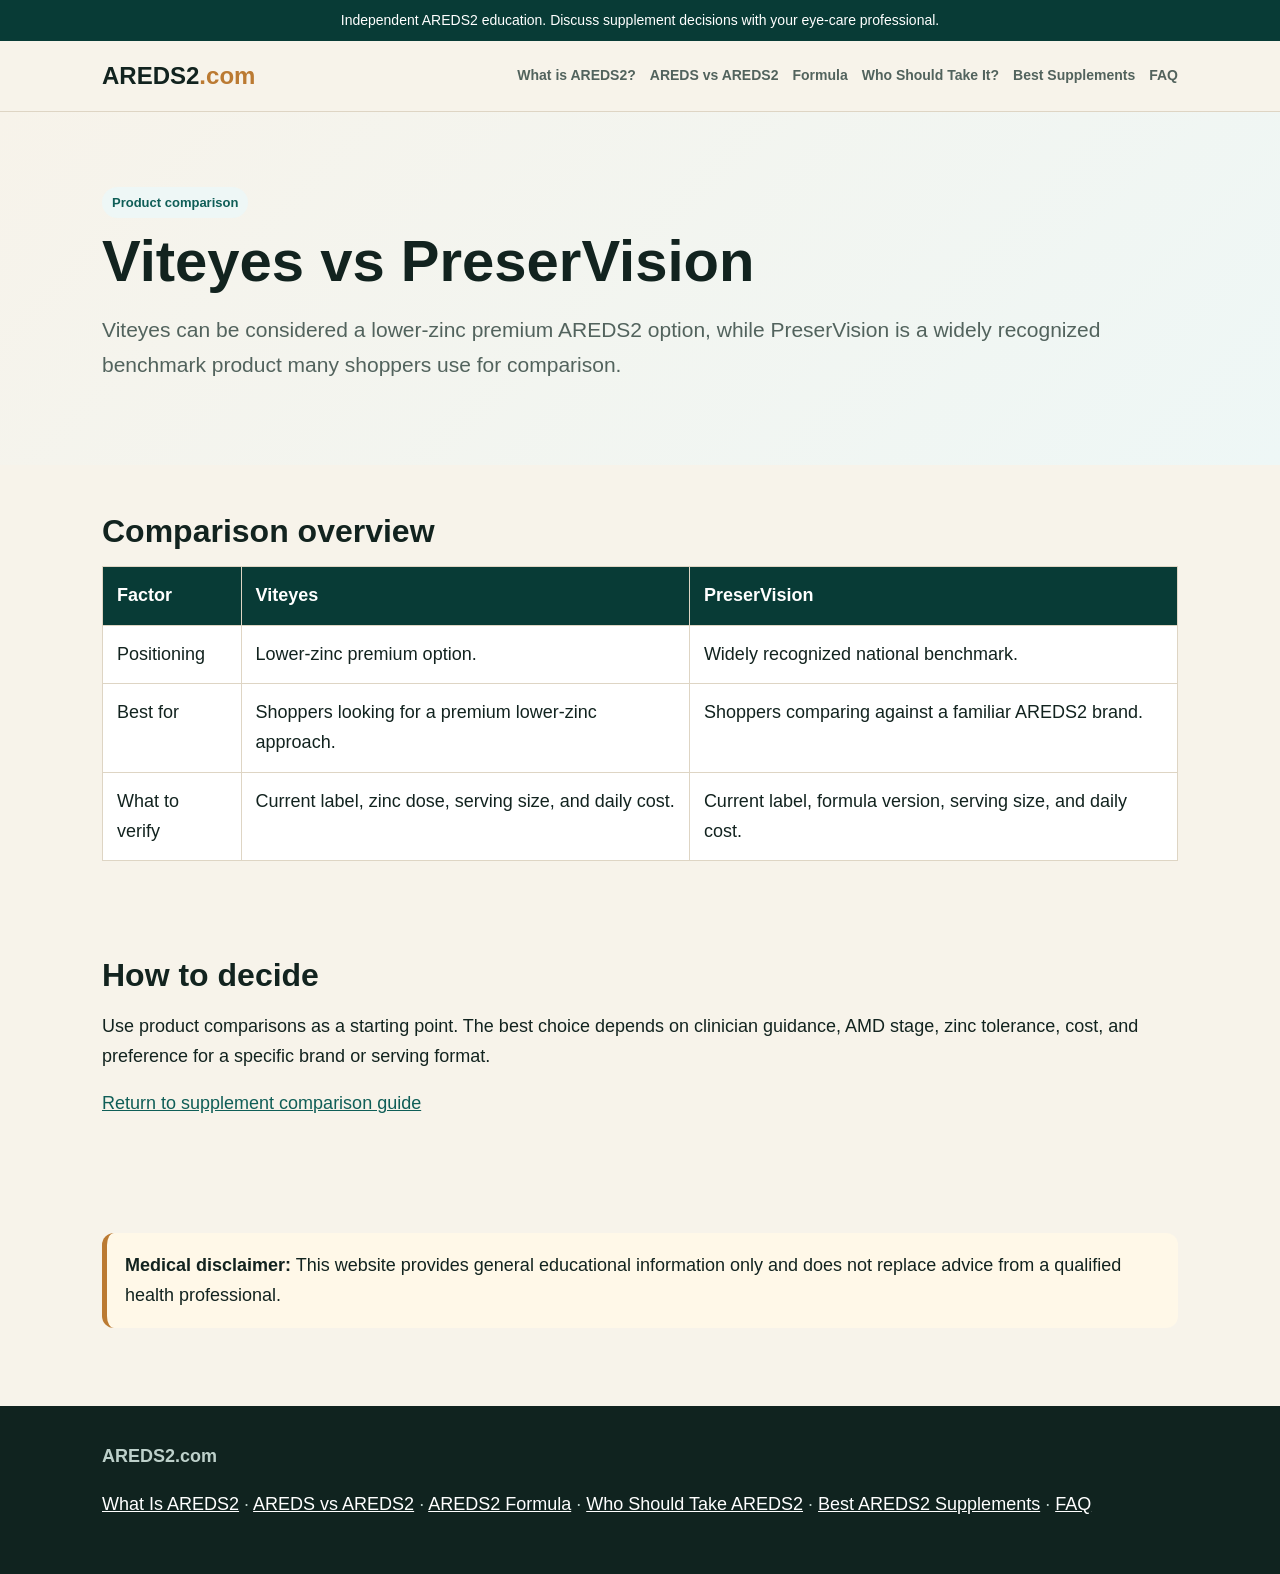
<file: viteyes-vs-preservision.html>
<!doctype html><html lang="en"><head><meta charset="utf-8"><meta name="viewport" content="width=device-width,initial-scale=1"><title>Viteyes vs PreserVision | AREDS2 Comparison</title><meta name="description" content="Compare Viteyes and PreserVision AREDS2-style supplements, including zinc level, positioning, and practical label considerations."><link rel="stylesheet" href="styles.css"></head><body><div class="top">Independent AREDS2 education. Discuss supplement decisions with your eye-care professional.</div><nav class="nav"><div class="wrap"><a class="brand" href="index.html">AREDS2<span>.com</span></a><div class="links"><a href="what-is-areds2.html">What is AREDS2?</a><a href="areds-vs-areds2.html">AREDS vs AREDS2</a><a href="areds2-formula.html">Formula</a><a href="who-should-take-areds2.html">Who Should Take It?</a><a href="best-areds2-supplements.html">Best Supplements</a><a href="faq.html">FAQ</a></div></div></nav><header class="hero"><div class="wrap"><p class="pill">Product comparison</p><h1>Viteyes vs PreserVision</h1><p class="lede">Viteyes can be considered a lower-zinc premium AREDS2 option, while PreserVision is a widely recognized benchmark product many shoppers use for comparison.</p></div></header><main><section><div class="wrap"><h2>Comparison overview</h2><div class="table"><table><tr><th>Factor</th><th>Viteyes</th><th>PreserVision</th></tr><tr><td>Positioning</td><td>Lower-zinc premium option.</td><td>Widely recognized national benchmark.</td></tr><tr><td>Best for</td><td>Shoppers looking for a premium lower-zinc approach.</td><td>Shoppers comparing against a familiar AREDS2 brand.</td></tr><tr><td>What to verify</td><td>Current label, zinc dose, serving size, and daily cost.</td><td>Current label, formula version, serving size, and daily cost.</td></tr></table></div></div></section><section><div class="wrap"><h2>How to decide</h2><p>Use product comparisons as a starting point. The best choice depends on clinician guidance, AMD stage, zinc tolerance, cost, and preference for a specific brand or serving format.</p><p><a href="best-areds2-supplements.html">Return to supplement comparison guide</a></p></div></section><section><div class="wrap"><div class="notice"><strong>Medical disclaimer:</strong> This website provides general educational information only and does not replace advice from a qualified health professional.</div></div></section></main><footer class="footer"><div class="wrap"><strong>AREDS2.com</strong><p><a href="what-is-areds2.html">What Is AREDS2</a> · <a href="areds-vs-areds2.html">AREDS vs AREDS2</a> · <a href="areds2-formula.html">AREDS2 Formula</a> · <a href="who-should-take-areds2.html">Who Should Take AREDS2</a> · <a href="best-areds2-supplements.html">Best AREDS2 Supplements</a> · <a href="faq.html">FAQ</a></p></div></footer></body></html>
</file>
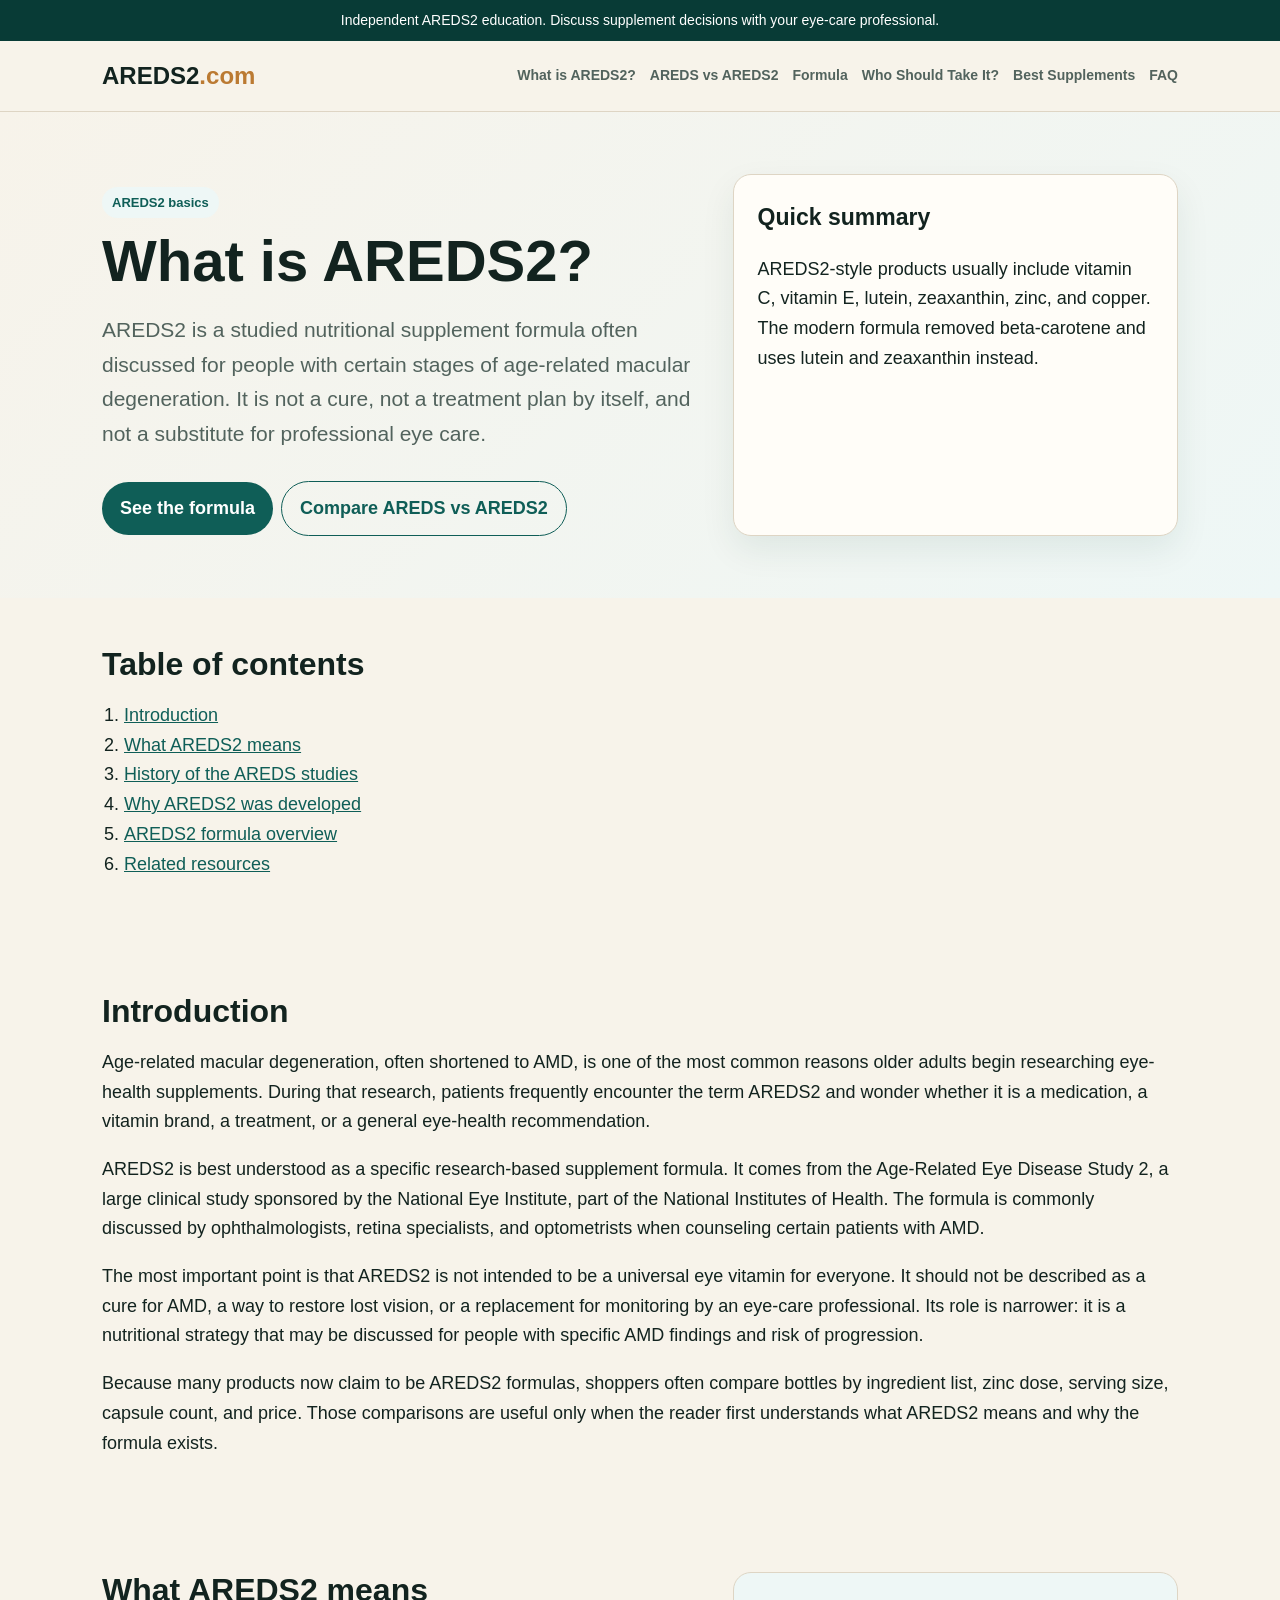
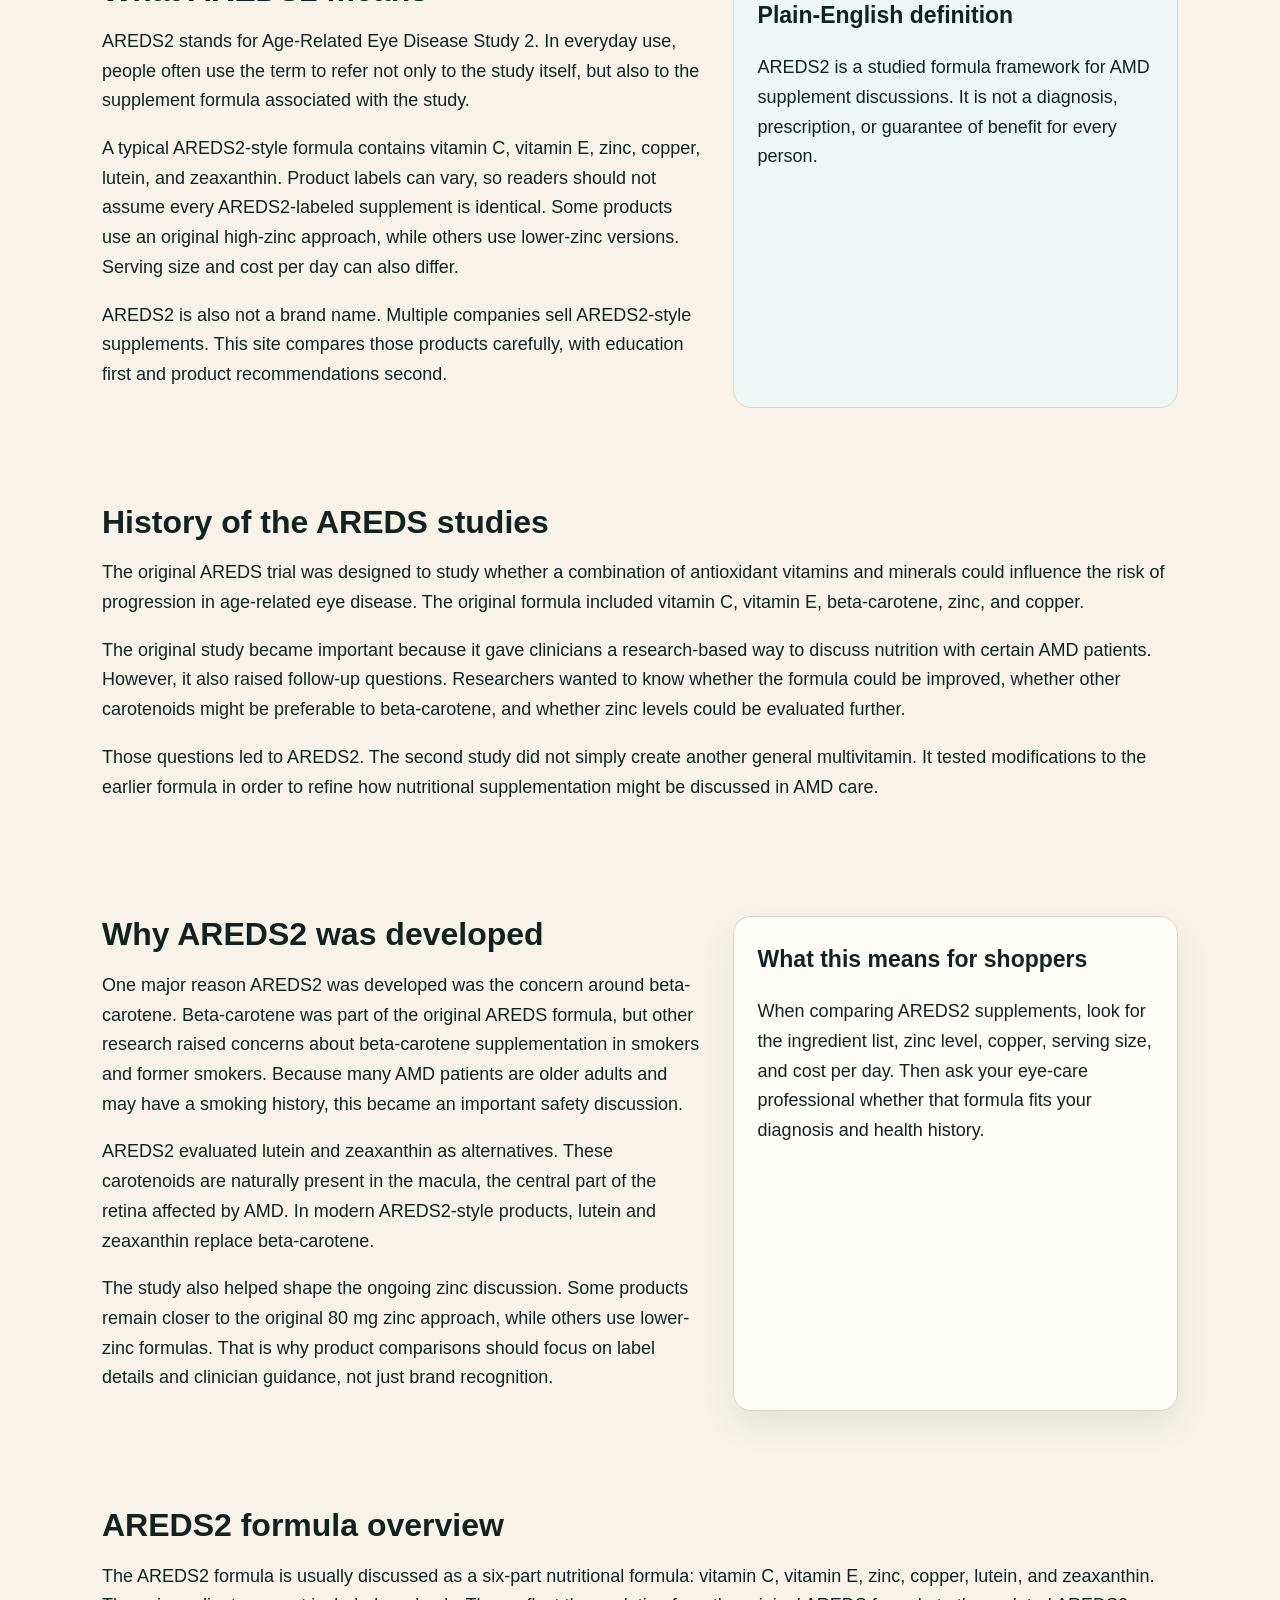
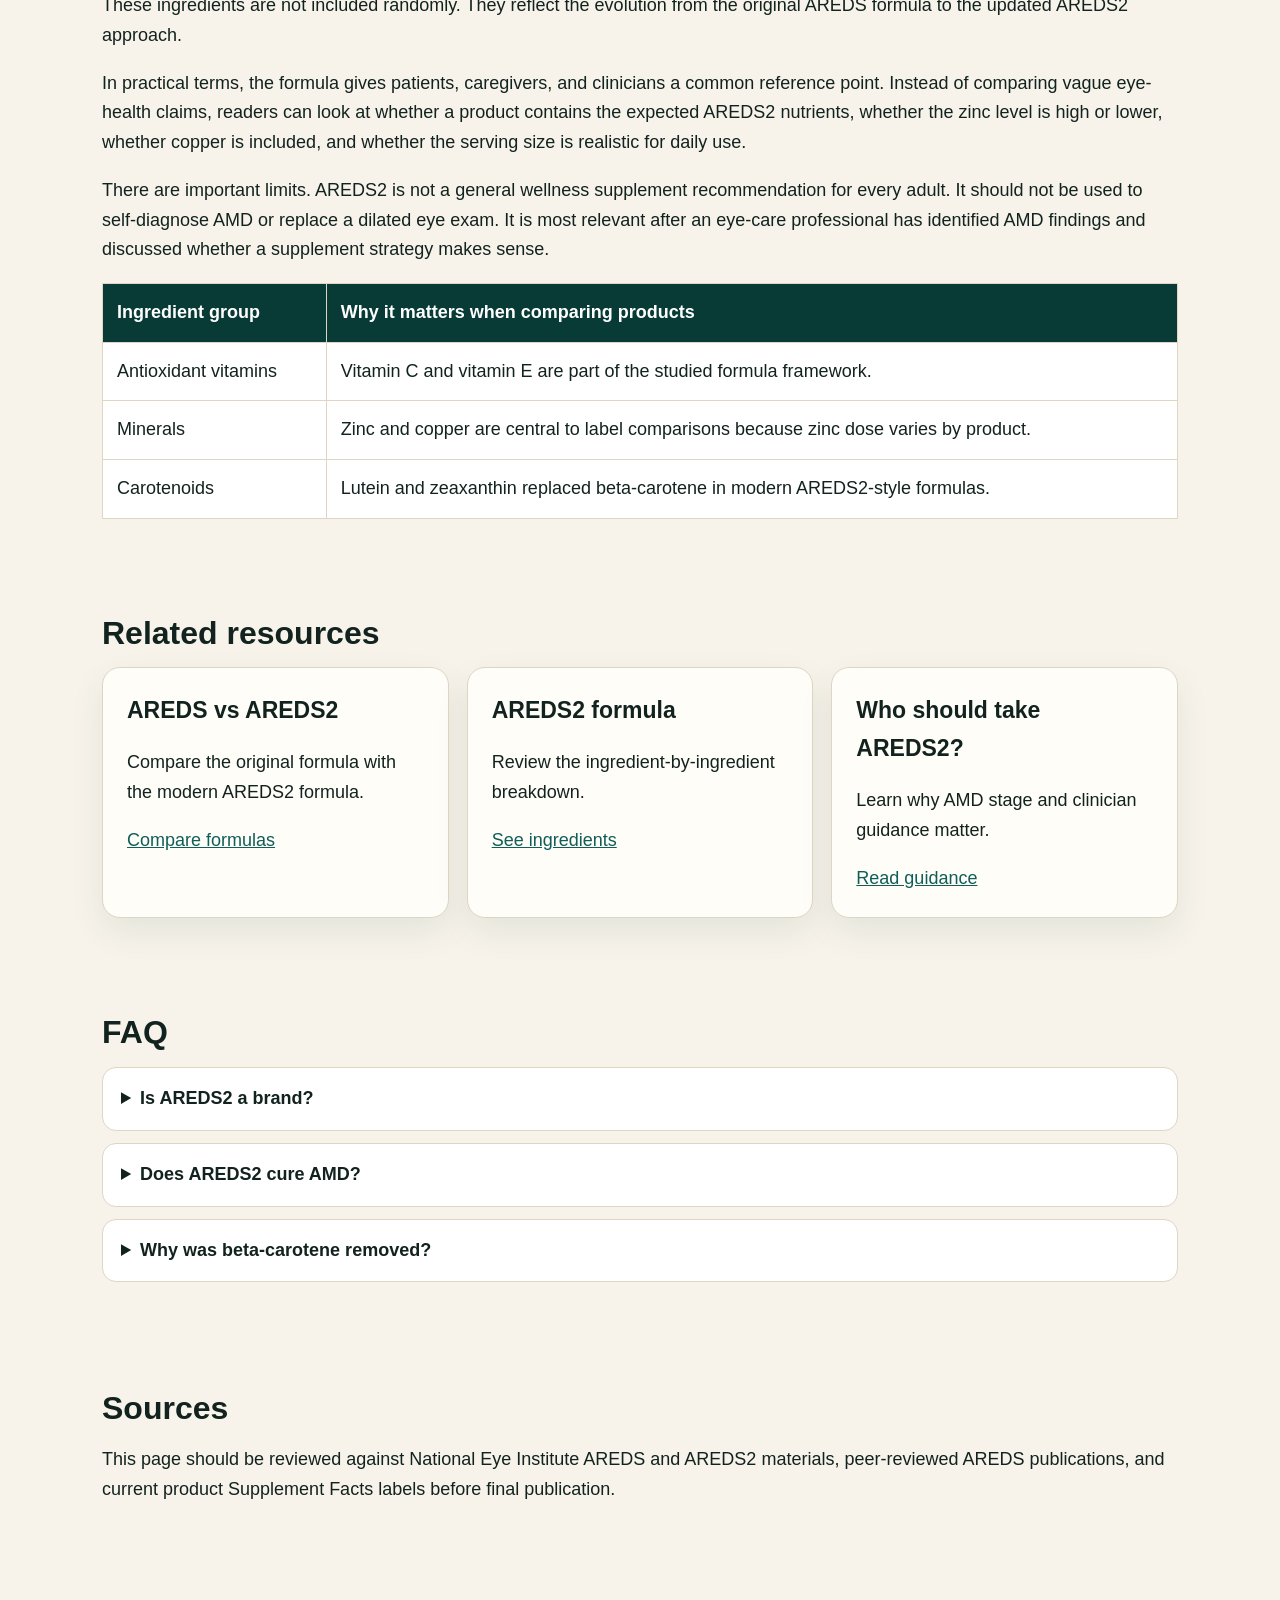
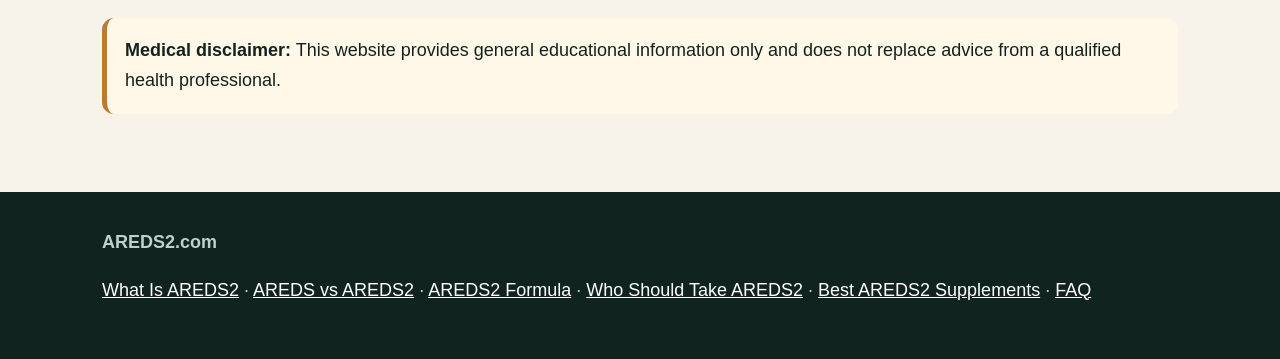
<file: what-is-areds2.html>
<!doctype html><html lang="en"><head><meta charset="utf-8"><meta name="viewport" content="width=device-width,initial-scale=1"><title>What Is AREDS2? Formula, Purpose, and AMD Context | AREDS2.com</title><meta name="description" content="Learn what AREDS2 means, how the AREDS studies developed, what the AREDS2 formula includes, and why beta-carotene was replaced with lutein and zeaxanthin."><link rel="stylesheet" href="styles.css"></head><body><div class="top">Independent AREDS2 education. Discuss supplement decisions with your eye-care professional.</div><nav class="nav"><div class="wrap"><a class="brand" href="index.html">AREDS2<span>.com</span></a><div class="links"><a href="what-is-areds2.html">What is AREDS2?</a><a href="areds-vs-areds2.html">AREDS vs AREDS2</a><a href="areds2-formula.html">Formula</a><a href="who-should-take-areds2.html">Who Should Take It?</a><a href="best-areds2-supplements.html">Best Supplements</a><a href="faq.html">FAQ</a></div></div></nav><header class="hero"><div class="wrap grid"><div><p class="pill">AREDS2 basics</p><h1>What is AREDS2?</h1><p class="lede">AREDS2 is a studied nutritional supplement formula often discussed for people with certain stages of age-related macular degeneration. It is not a cure, not a treatment plan by itself, and not a substitute for professional eye care.</p><a class="btn" href="areds2-formula.html">See the formula</a><a class="btn alt" href="areds-vs-areds2.html">Compare AREDS vs AREDS2</a></div><aside class="card"><h3>Quick summary</h3><p>AREDS2-style products usually include vitamin C, vitamin E, lutein, zeaxanthin, zinc, and copper. The modern formula removed beta-carotene and uses lutein and zeaxanthin instead.</p></aside></div></header><main><section><div class="wrap"><h2>Table of contents</h2><ol class="list"><li><a href="#introduction">Introduction</a></li><li><a href="#meaning">What AREDS2 means</a></li><li><a href="#history">History of the AREDS studies</a></li><li><a href="#developed">Why AREDS2 was developed</a></li><li><a href="#formula-overview">AREDS2 formula overview</a></li><li><a href="#related">Related resources</a></li></ol></div></section><section id="introduction"><div class="wrap"><h2>Introduction</h2><p>Age-related macular degeneration, often shortened to AMD, is one of the most common reasons older adults begin researching eye-health supplements. During that research, patients frequently encounter the term AREDS2 and wonder whether it is a medication, a vitamin brand, a treatment, or a general eye-health recommendation.</p><p>AREDS2 is best understood as a specific research-based supplement formula. It comes from the Age-Related Eye Disease Study 2, a large clinical study sponsored by the National Eye Institute, part of the National Institutes of Health. The formula is commonly discussed by ophthalmologists, retina specialists, and optometrists when counseling certain patients with AMD.</p><p>The most important point is that AREDS2 is not intended to be a universal eye vitamin for everyone. It should not be described as a cure for AMD, a way to restore lost vision, or a replacement for monitoring by an eye-care professional. Its role is narrower: it is a nutritional strategy that may be discussed for people with specific AMD findings and risk of progression.</p><p>Because many products now claim to be AREDS2 formulas, shoppers often compare bottles by ingredient list, zinc dose, serving size, capsule count, and price. Those comparisons are useful only when the reader first understands what AREDS2 means and why the formula exists.</p></div></section><section id="meaning"><div class="wrap grid"><div><h2>What AREDS2 means</h2><p>AREDS2 stands for Age-Related Eye Disease Study 2. In everyday use, people often use the term to refer not only to the study itself, but also to the supplement formula associated with the study.</p><p>A typical AREDS2-style formula contains vitamin C, vitamin E, zinc, copper, lutein, and zeaxanthin. Product labels can vary, so readers should not assume every AREDS2-labeled supplement is identical. Some products use an original high-zinc approach, while others use lower-zinc versions. Serving size and cost per day can also differ.</p><p>AREDS2 is also not a brand name. Multiple companies sell AREDS2-style supplements. This site compares those products carefully, with education first and product recommendations second.</p></div><aside class="cta"><h3>Plain-English definition</h3><p>AREDS2 is a studied formula framework for AMD supplement discussions. It is not a diagnosis, prescription, or guarantee of benefit for every person.</p></aside></div></section><section id="history"><div class="wrap"><h2>History of the AREDS studies</h2><p>The original AREDS trial was designed to study whether a combination of antioxidant vitamins and minerals could influence the risk of progression in age-related eye disease. The original formula included vitamin C, vitamin E, beta-carotene, zinc, and copper.</p><p>The original study became important because it gave clinicians a research-based way to discuss nutrition with certain AMD patients. However, it also raised follow-up questions. Researchers wanted to know whether the formula could be improved, whether other carotenoids might be preferable to beta-carotene, and whether zinc levels could be evaluated further.</p><p>Those questions led to AREDS2. The second study did not simply create another general multivitamin. It tested modifications to the earlier formula in order to refine how nutritional supplementation might be discussed in AMD care.</p></div></section><section id="developed"><div class="wrap grid"><div><h2>Why AREDS2 was developed</h2><p>One major reason AREDS2 was developed was the concern around beta-carotene. Beta-carotene was part of the original AREDS formula, but other research raised concerns about beta-carotene supplementation in smokers and former smokers. Because many AMD patients are older adults and may have a smoking history, this became an important safety discussion.</p><p>AREDS2 evaluated lutein and zeaxanthin as alternatives. These carotenoids are naturally present in the macula, the central part of the retina affected by AMD. In modern AREDS2-style products, lutein and zeaxanthin replace beta-carotene.</p><p>The study also helped shape the ongoing zinc discussion. Some products remain closer to the original 80 mg zinc approach, while others use lower-zinc formulas. That is why product comparisons should focus on label details and clinician guidance, not just brand recognition.</p></div><div class="card"><h3>What this means for shoppers</h3><p>When comparing AREDS2 supplements, look for the ingredient list, zinc level, copper, serving size, and cost per day. Then ask your eye-care professional whether that formula fits your diagnosis and health history.</p></div></div></section><section id="formula-overview"><div class="wrap"><h2>AREDS2 formula overview</h2><p>The AREDS2 formula is usually discussed as a six-part nutritional formula: vitamin C, vitamin E, zinc, copper, lutein, and zeaxanthin. These ingredients are not included randomly. They reflect the evolution from the original AREDS formula to the updated AREDS2 approach.</p><p>In practical terms, the formula gives patients, caregivers, and clinicians a common reference point. Instead of comparing vague eye-health claims, readers can look at whether a product contains the expected AREDS2 nutrients, whether the zinc level is high or lower, whether copper is included, and whether the serving size is realistic for daily use.</p><p>There are important limits. AREDS2 is not a general wellness supplement recommendation for every adult. It should not be used to self-diagnose AMD or replace a dilated eye exam. It is most relevant after an eye-care professional has identified AMD findings and discussed whether a supplement strategy makes sense.</p><div class="table"><table><tr><th>Ingredient group</th><th>Why it matters when comparing products</th></tr><tr><td>Antioxidant vitamins</td><td>Vitamin C and vitamin E are part of the studied formula framework.</td></tr><tr><td>Minerals</td><td>Zinc and copper are central to label comparisons because zinc dose varies by product.</td></tr><tr><td>Carotenoids</td><td>Lutein and zeaxanthin replaced beta-carotene in modern AREDS2-style formulas.</td></tr></table></div></div></section><section id="related"><div class="wrap"><h2>Related resources</h2><div class="cards"><article class="card"><h3>AREDS vs AREDS2</h3><p>Compare the original formula with the modern AREDS2 formula.</p><a href="areds-vs-areds2.html">Compare formulas</a></article><article class="card"><h3>AREDS2 formula</h3><p>Review the ingredient-by-ingredient breakdown.</p><a href="areds2-formula.html">See ingredients</a></article><article class="card"><h3>Who should take AREDS2?</h3><p>Learn why AMD stage and clinician guidance matter.</p><a href="who-should-take-areds2.html">Read guidance</a></article></div></div></section><section><div class="wrap"><h2>FAQ</h2><details><summary>Is AREDS2 a brand?</summary><p>No. AREDS2 refers to a study and formula framework. Many brands sell AREDS2-style products.</p></details><details><summary>Does AREDS2 cure AMD?</summary><p>No. AREDS2 should not be described as a cure or as a way to restore lost vision.</p></details><details><summary>Why was beta-carotene removed?</summary><p>AREDS2-style formulas use lutein and zeaxanthin instead of beta-carotene, which is especially important for smokers and former smokers to discuss with a clinician.</p></details></div></section><section><div class="wrap"><h2>Sources</h2><p>This page should be reviewed against National Eye Institute AREDS and AREDS2 materials, peer-reviewed AREDS publications, and current product Supplement Facts labels before final publication.</p></div></section><section><div class="wrap"><div class="notice"><strong>Medical disclaimer:</strong> This website provides general educational information only and does not replace advice from a qualified health professional.</div></div></section></main><footer class="footer"><div class="wrap"><strong>AREDS2.com</strong><p><a href="what-is-areds2.html">What Is AREDS2</a> · <a href="areds-vs-areds2.html">AREDS vs AREDS2</a> · <a href="areds2-formula.html">AREDS2 Formula</a> · <a href="who-should-take-areds2.html">Who Should Take AREDS2</a> · <a href="best-areds2-supplements.html">Best AREDS2 Supplements</a> · <a href="faq.html">FAQ</a></p></div></footer></body></html>
</file>
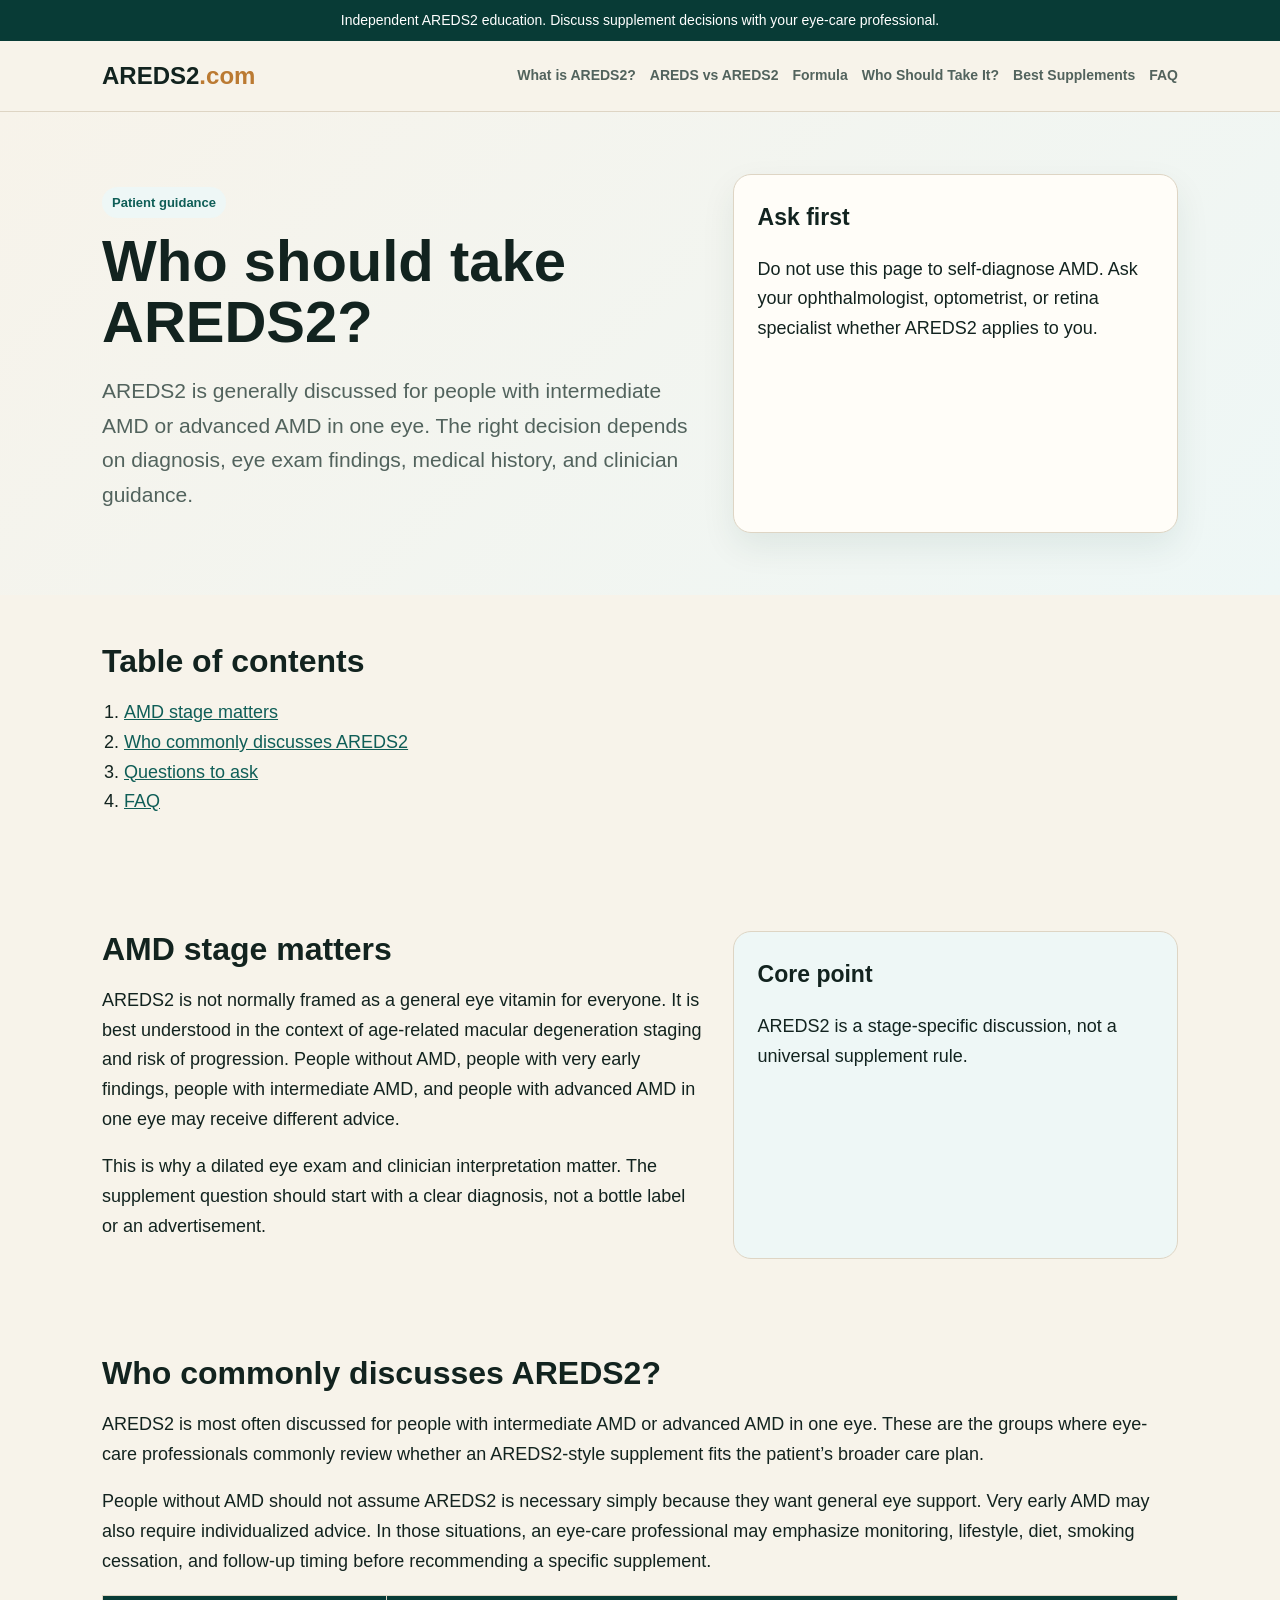
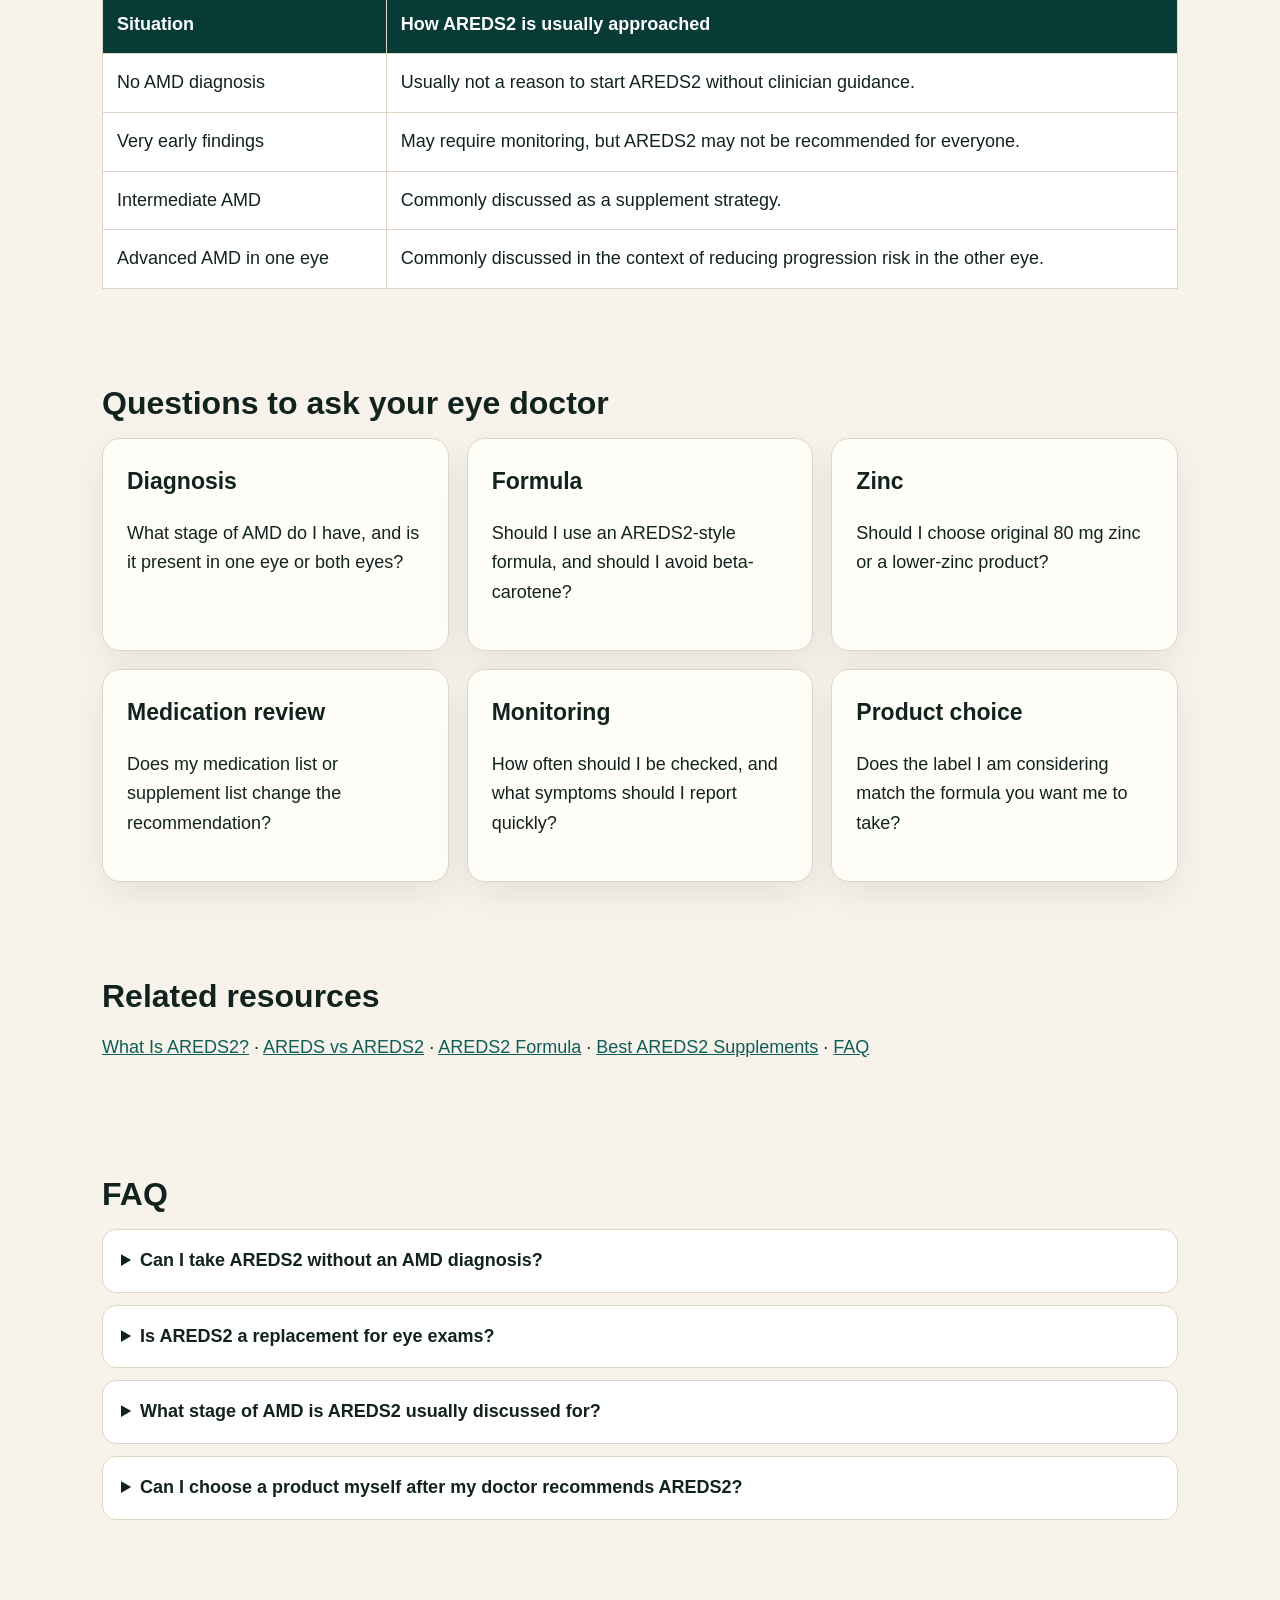
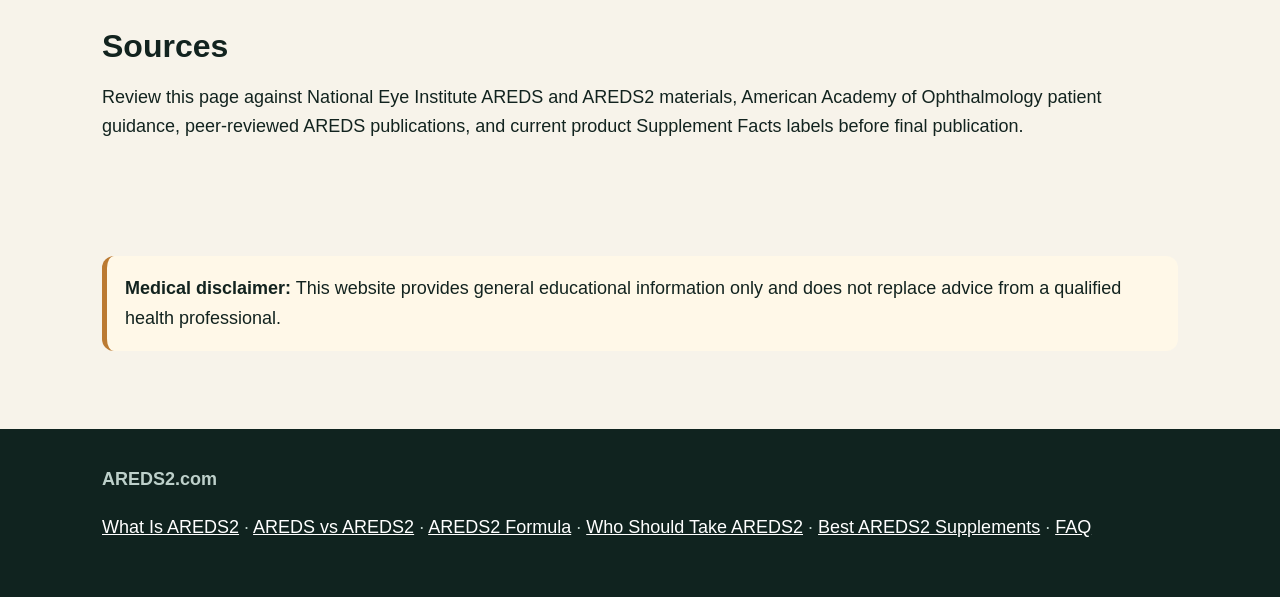
<file: who-should-take-areds2.html>
<!doctype html><html lang="en"><head><meta charset="utf-8"><meta name="viewport" content="width=device-width,initial-scale=1"><title>Who Should Take AREDS2? | AREDS2.com</title><meta name="description" content="Learn who AREDS2 is generally discussed for, why AMD stage matters, and what questions to ask your eye-care professional."><link rel="stylesheet" href="styles.css"></head><body><div class="top">Independent AREDS2 education. Discuss supplement decisions with your eye-care professional.</div><nav class="nav"><div class="wrap"><a class="brand" href="index.html">AREDS2<span>.com</span></a><div class="links"><a href="what-is-areds2.html">What is AREDS2?</a><a href="areds-vs-areds2.html">AREDS vs AREDS2</a><a href="areds2-formula.html">Formula</a><a href="who-should-take-areds2.html">Who Should Take It?</a><a href="best-areds2-supplements.html">Best Supplements</a><a href="faq.html">FAQ</a></div></div></nav><header class="hero"><div class="wrap grid"><div><p class="pill">Patient guidance</p><h1>Who should take AREDS2?</h1><p class="lede">AREDS2 is generally discussed for people with intermediate AMD or advanced AMD in one eye. The right decision depends on diagnosis, eye exam findings, medical history, and clinician guidance.</p></div><aside class="card"><h3>Ask first</h3><p>Do not use this page to self-diagnose AMD. Ask your ophthalmologist, optometrist, or retina specialist whether AREDS2 applies to you.</p></aside></div></header><main><section><div class="wrap"><h2>Table of contents</h2><ol class="list"><li><a href="#stage">AMD stage matters</a></li><li><a href="#common">Who commonly discusses AREDS2</a></li><li><a href="#questions">Questions to ask</a></li><li><a href="#faq">FAQ</a></li></ol></div></section><section id="stage"><div class="wrap grid"><div><h2>AMD stage matters</h2><p>AREDS2 is not normally framed as a general eye vitamin for everyone. It is best understood in the context of age-related macular degeneration staging and risk of progression. People without AMD, people with very early findings, people with intermediate AMD, and people with advanced AMD in one eye may receive different advice.</p><p>This is why a dilated eye exam and clinician interpretation matter. The supplement question should start with a clear diagnosis, not a bottle label or an advertisement.</p></div><div class="cta"><h3>Core point</h3><p>AREDS2 is a stage-specific discussion, not a universal supplement rule.</p></div></div></section><section id="common"><div class="wrap"><h2>Who commonly discusses AREDS2?</h2><p>AREDS2 is most often discussed for people with intermediate AMD or advanced AMD in one eye. These are the groups where eye-care professionals commonly review whether an AREDS2-style supplement fits the patient’s broader care plan.</p><p>People without AMD should not assume AREDS2 is necessary simply because they want general eye support. Very early AMD may also require individualized advice. In those situations, an eye-care professional may emphasize monitoring, lifestyle, diet, smoking cessation, and follow-up timing before recommending a specific supplement.</p><div class="table"><table><tr><th>Situation</th><th>How AREDS2 is usually approached</th></tr><tr><td>No AMD diagnosis</td><td>Usually not a reason to start AREDS2 without clinician guidance.</td></tr><tr><td>Very early findings</td><td>May require monitoring, but AREDS2 may not be recommended for everyone.</td></tr><tr><td>Intermediate AMD</td><td>Commonly discussed as a supplement strategy.</td></tr><tr><td>Advanced AMD in one eye</td><td>Commonly discussed in the context of reducing progression risk in the other eye.</td></tr></table></div></div></section><section id="questions"><div class="wrap"><h2>Questions to ask your eye doctor</h2><div class="cards"><article class="card"><h3>Diagnosis</h3><p>What stage of AMD do I have, and is it present in one eye or both eyes?</p></article><article class="card"><h3>Formula</h3><p>Should I use an AREDS2-style formula, and should I avoid beta-carotene?</p></article><article class="card"><h3>Zinc</h3><p>Should I choose original 80 mg zinc or a lower-zinc product?</p></article><article class="card"><h3>Medication review</h3><p>Does my medication list or supplement list change the recommendation?</p></article><article class="card"><h3>Monitoring</h3><p>How often should I be checked, and what symptoms should I report quickly?</p></article><article class="card"><h3>Product choice</h3><p>Does the label I am considering match the formula you want me to take?</p></article></div></div></section><section><div class="wrap"><h2>Related resources</h2><p><a href="what-is-areds2.html">What Is AREDS2?</a> · <a href="areds-vs-areds2.html">AREDS vs AREDS2</a> · <a href="areds2-formula.html">AREDS2 Formula</a> · <a href="best-areds2-supplements.html">Best AREDS2 Supplements</a> · <a href="faq.html">FAQ</a></p></div></section><section id="faq"><div class="wrap"><h2>FAQ</h2><details><summary>Can I take AREDS2 without an AMD diagnosis?</summary><p>AREDS2 should not be treated as a general supplement for anyone who is worried about vision. The formula is most useful to discuss after an eye-care professional has diagnosed AMD and identified the stage. Without that information, you may be taking a high-dose supplement that is not needed for your situation.</p></details><details><summary>Is AREDS2 a replacement for eye exams?</summary><p>No. Regular eye care remains important for AMD monitoring and treatment planning. AREDS2 does not replace a dilated exam, retinal imaging, medical treatment, or urgent evaluation for new distortion, central blur, dark spots, or sudden changes in vision.</p></details><details><summary>What stage of AMD is AREDS2 usually discussed for?</summary><p>AREDS2 is generally discussed for intermediate AMD or advanced AMD in one eye. People with no AMD or very early AMD may receive different advice. The key is to ask your clinician what stage you have and whether the study-based formula applies to your risk profile.</p></details><details><summary>Can I choose a product myself after my doctor recommends AREDS2?</summary><p>You can compare products, but product choice should still be label-driven. Check zinc level, copper, lutein, zeaxanthin, serving size, and cost per day. If the label differs from what your clinician recommended, ask before switching.</p></details></div></section><section><div class="wrap"><h2>Sources</h2><p>Review this page against National Eye Institute AREDS and AREDS2 materials, American Academy of Ophthalmology patient guidance, peer-reviewed AREDS publications, and current product Supplement Facts labels before final publication.</p></div></section><section><div class="wrap"><div class="notice"><strong>Medical disclaimer:</strong> This website provides general educational information only and does not replace advice from a qualified health professional.</div></div></section></main><footer class="footer"><div class="wrap"><strong>AREDS2.com</strong><p><a href="what-is-areds2.html">What Is AREDS2</a> · <a href="areds-vs-areds2.html">AREDS vs AREDS2</a> · <a href="areds2-formula.html">AREDS2 Formula</a> · <a href="who-should-take-areds2.html">Who Should Take AREDS2</a> · <a href="best-areds2-supplements.html">Best AREDS2 Supplements</a> · <a href="faq.html">FAQ</a></p></div></footer></body></html>
</file>
<file: styles.css>
:root{--ink:#12231f;--muted:#52635d;--bg:#f7f3ea;--card:#fffdf8;--line:#ded5c4;--green:#0f5e57;--deep:#083b36;--gold:#bb7a32;--blue:#eef7f6;--max:1120px}*{box-sizing:border-box}body{margin:0;font-family:Arial,sans-serif;background:var(--bg);color:var(--ink);line-height:1.65;font-size:18px}a{color:var(--green)}.wrap{max-width:var(--max);margin:auto;padding:0 22px}.top{background:var(--deep);color:white;text-align:center;padding:9px 16px;font-size:14px}.nav{position:sticky;top:0;background:rgba(247,243,234,.96);border-bottom:1px solid var(--line);z-index:2}.nav .wrap{display:flex;justify-content:space-between;gap:18px;align-items:center;padding-top:15px;padding-bottom:15px}.brand{font-size:24px;font-weight:900;color:var(--ink);text-decoration:none}.brand span{color:var(--gold)}.links{display:flex;gap:14px;flex-wrap:wrap}.links a{font-size:14px;font-weight:700;color:var(--muted);text-decoration:none}.hero{padding:62px 0;background:linear-gradient(135deg,#f7f3ea,#eef7f6)}.grid{display:grid;grid-template-columns:1.15fr .85fr;gap:28px}.card{background:var(--card);border:1px solid var(--line);border-radius:18px;padding:24px;box-shadow:0 14px 34px rgba(8,59,54,.08)}h1{font-size:clamp(36px,5vw,58px);line-height:1.05;margin:0 0 16px}h2{font-size:32px;line-height:1.15;margin:0 0 16px}h3{font-size:23px;margin:0 0 10px}.lede{font-size:21px;color:var(--muted)}.btn{display:inline-block;margin:8px 8px 0 0;padding:12px 18px;border-radius:999px;background:var(--green);color:white;text-decoration:none;font-weight:800}.btn.alt{background:transparent;color:var(--green);border:1px solid var(--green)}section{padding:48px 0}.cards{display:grid;grid-template-columns:repeat(3,1fr);gap:18px}.notice{background:#fff8e8;border-left:5px solid var(--gold);padding:18px;border-radius:12px}.table{overflow:auto}table{width:100%;border-collapse:collapse;background:white}th,td{border:1px solid var(--line);padding:14px;text-align:left;vertical-align:top}th{background:var(--deep);color:white}.pill{display:inline-block;background:var(--blue);padding:5px 10px;border-radius:999px;font-weight:800;font-size:13px;color:var(--green)}details{background:white;border:1px solid var(--line);border-radius:14px;padding:16px 18px;margin:12px 0}summary{font-weight:900;cursor:pointer}.footer{background:#10231f;color:#bdd0ca;padding:36px 0;margin-top:30px}.footer a{color:white}.small{font-size:14px;color:#66736e}.footer .small{color:#91aaa2}.byline{font-size:14px;color:var(--muted);margin-top:10px}.list{padding-left:22px}.cta{background:var(--blue);border:1px solid var(--line);border-radius:18px;padding:24px}@media(max-width:850px){.grid,.cards{grid-template-columns:1fr}.links{display:block}.links a{display:inline-block;margin:4px 8px 4px 0}}
</file>
